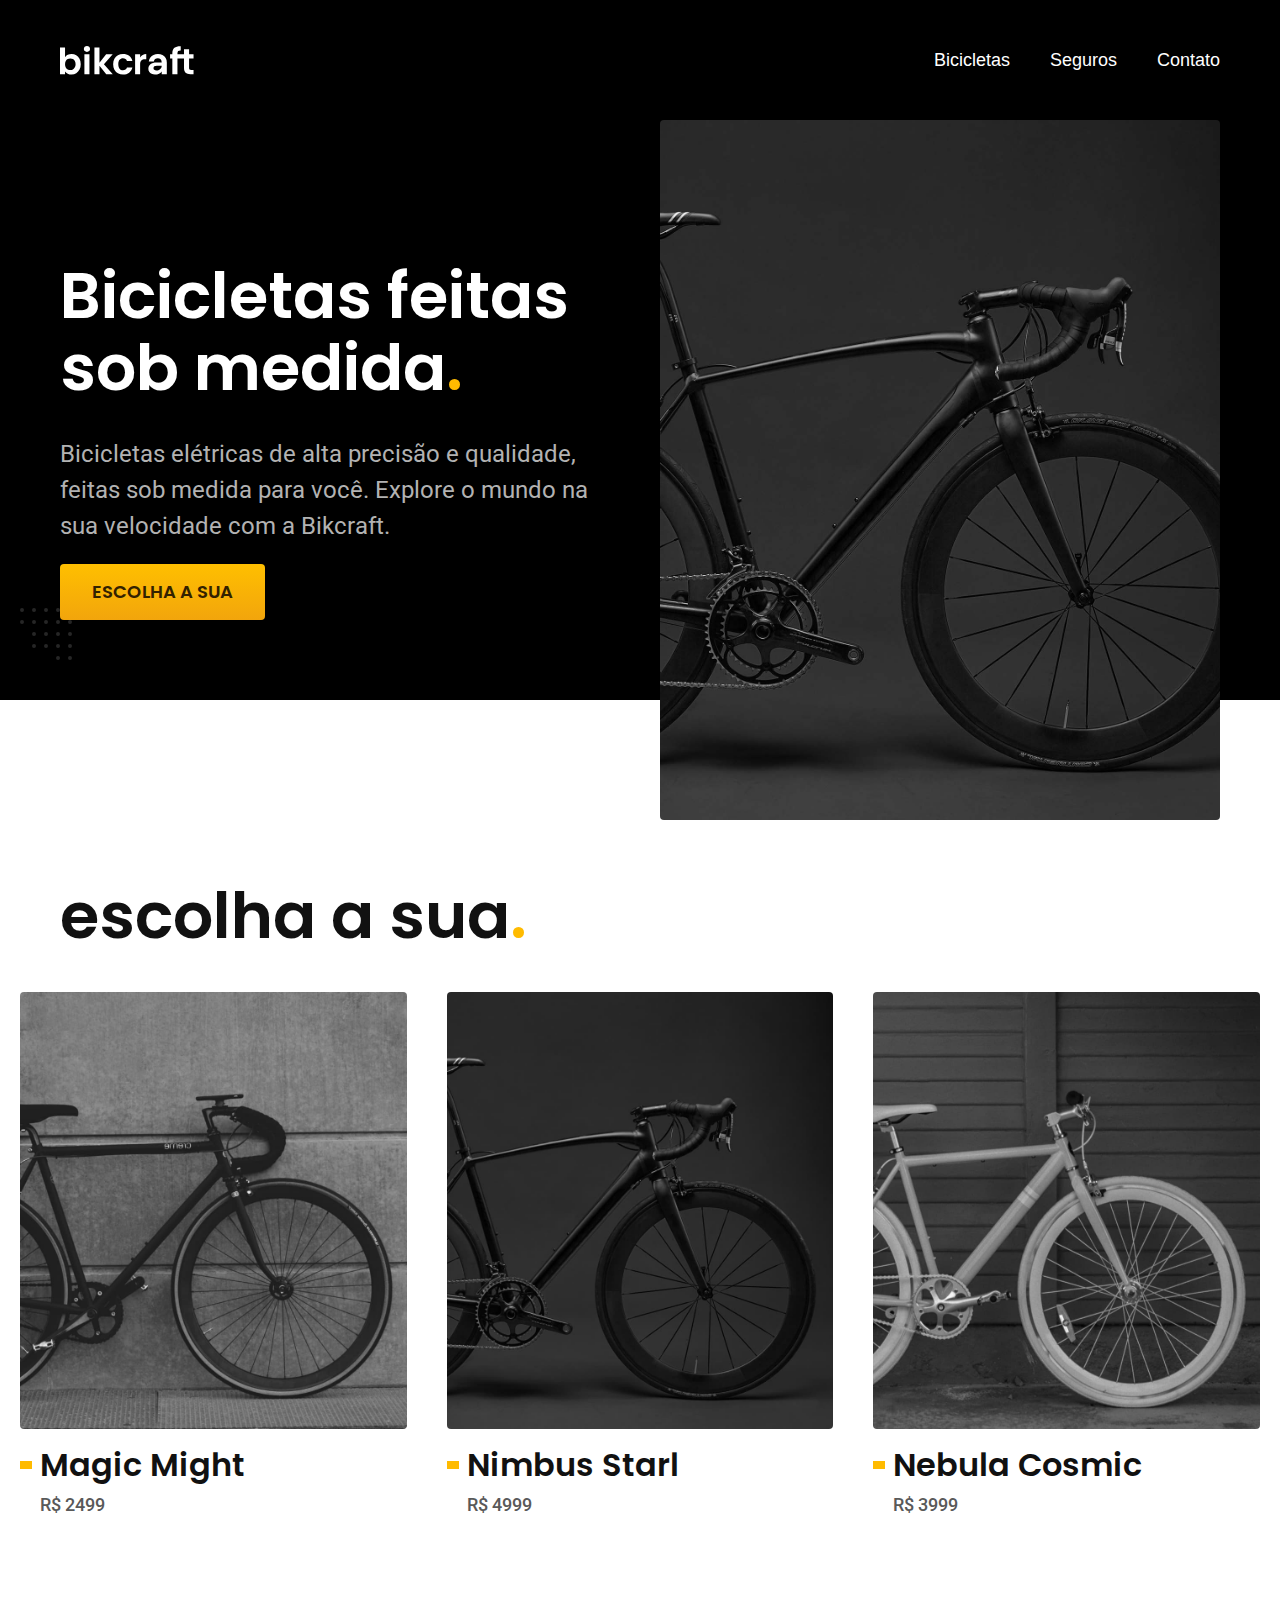
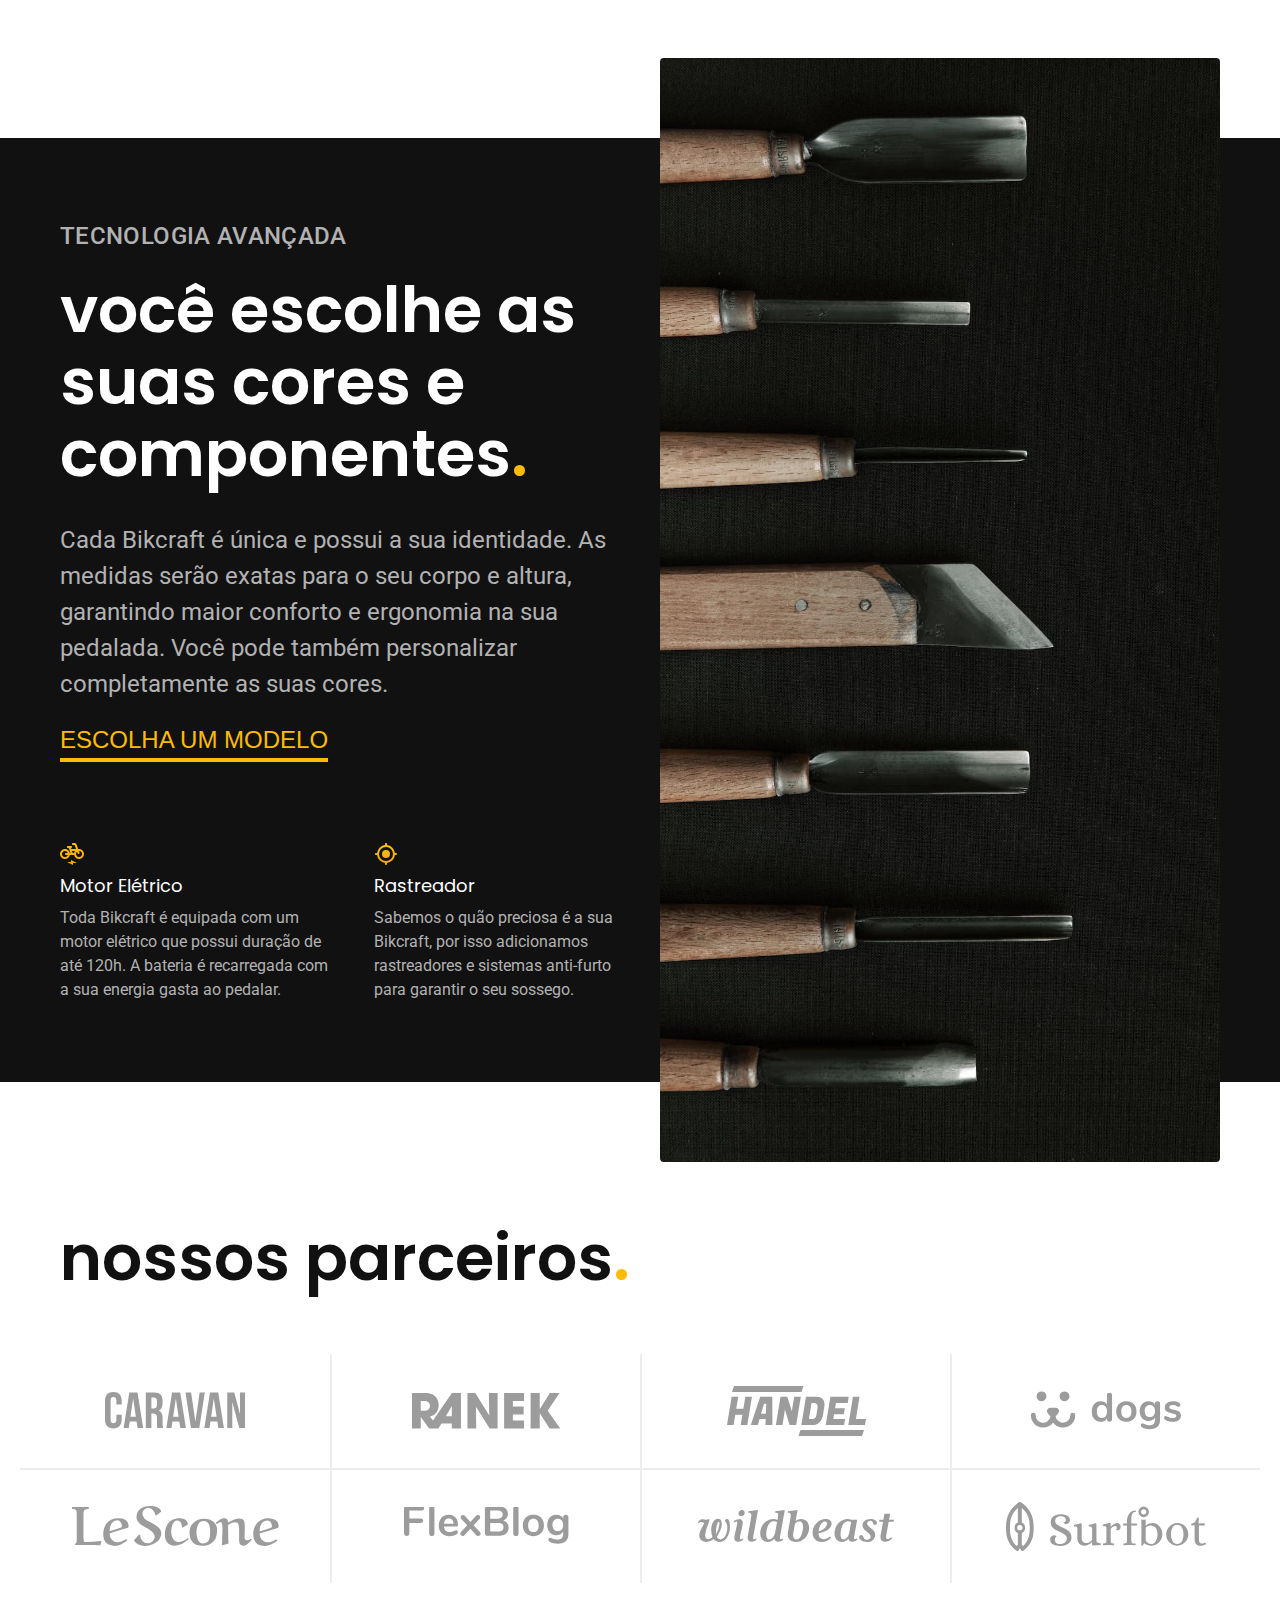
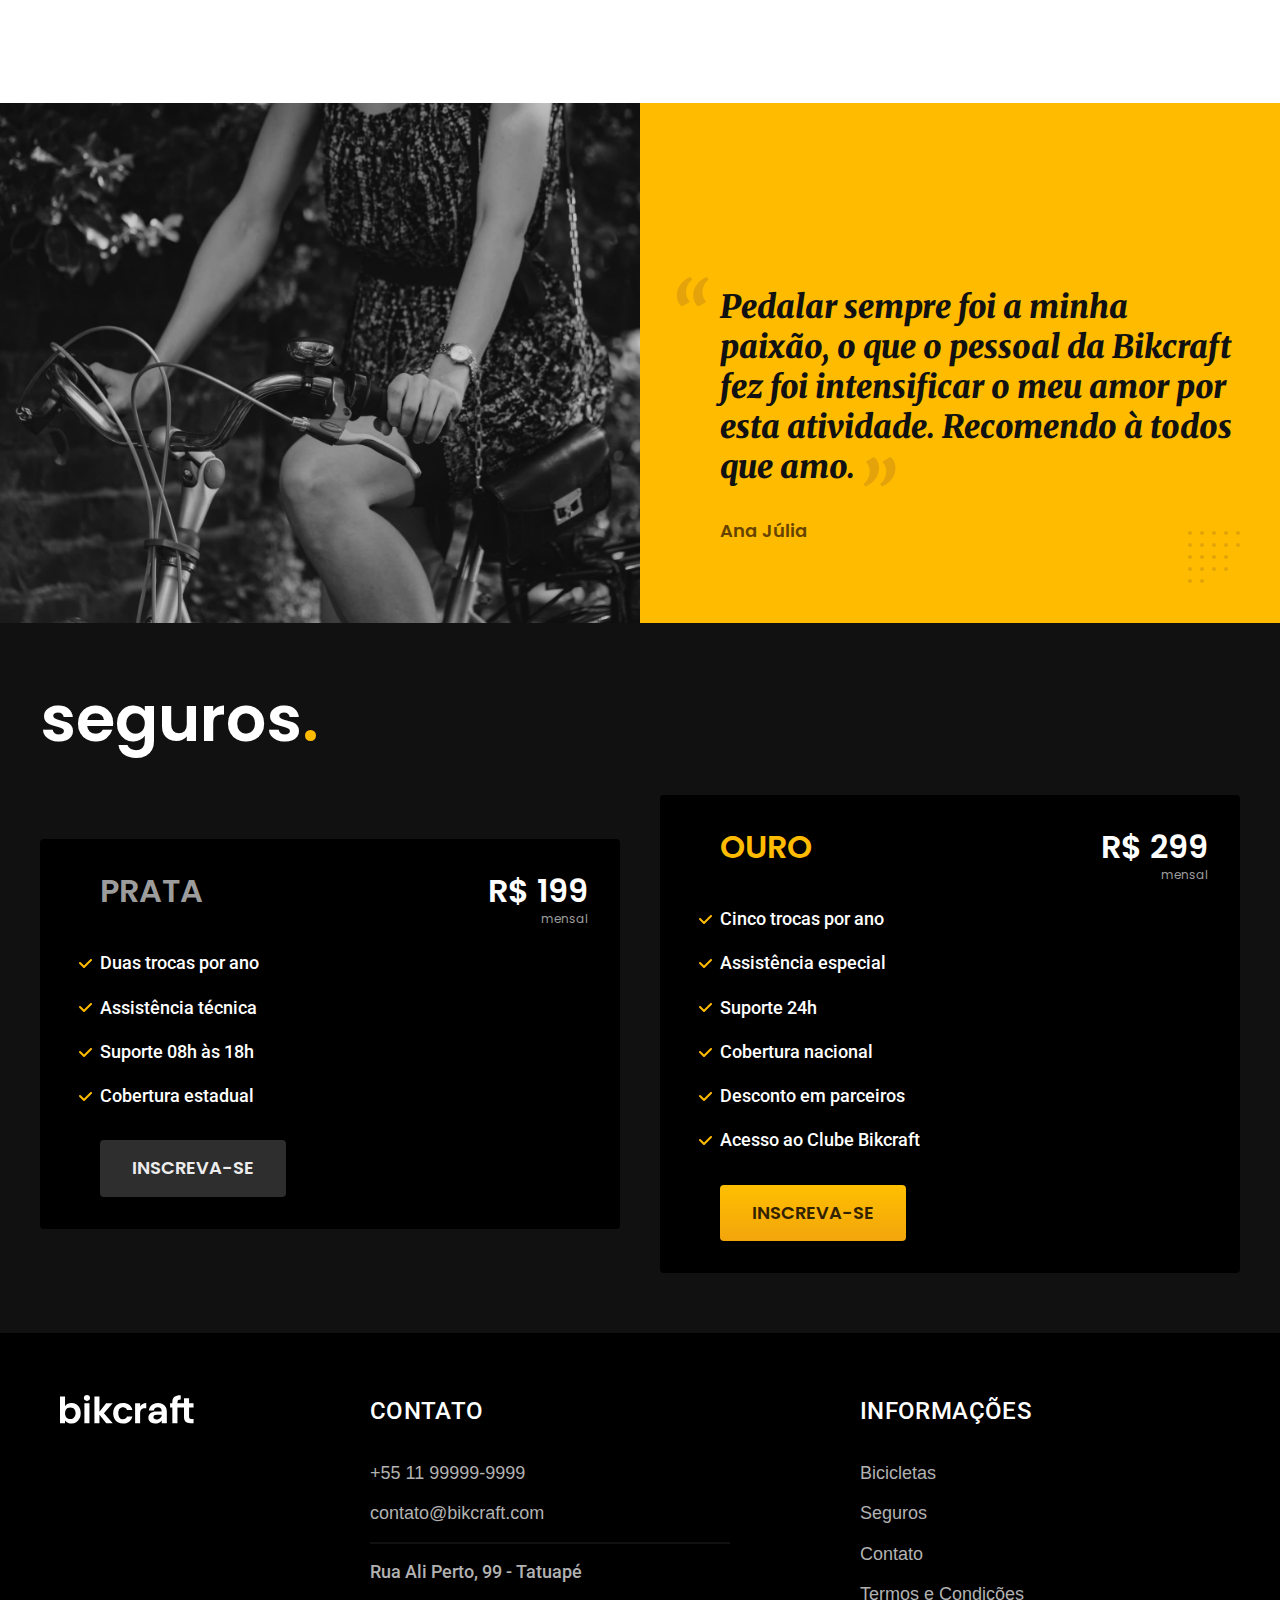
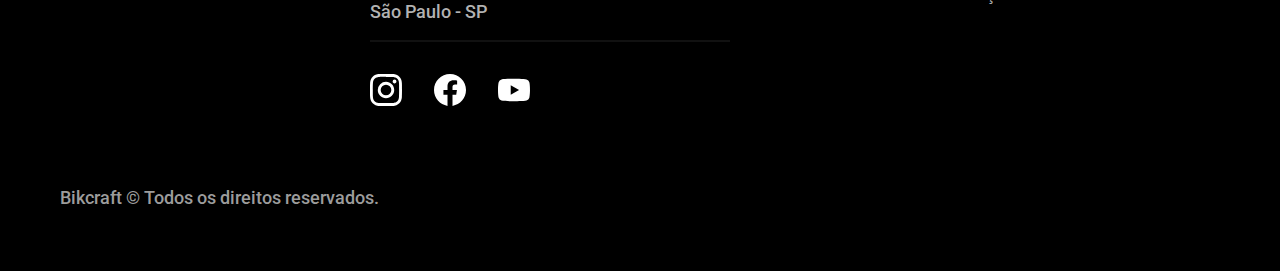
<file: index.html>
<!DOCTYPE html>
<html lang="pt-br">
<head>
    <meta charset="UTF-8">
    <meta http-equiv="X-UA-Compatible" content="IE=edge">
    <meta name="viewport" content="width=device-width, initial-scale=1.0">
    <meta name="description" content="Bicicletas elétricas de alta precisão e qualidade, feitas sob medida para você. Explore o mundo na sua velocidade com a Bikcraft.">
    <title>Bikcraft - Bicicletas Elétricas</title>

    <link rel="icon" href="./favicon.svg" type="image/svg+xml">
    <link rel="preload" href="./assets/css/style.css" as="style">
    <link rel="stylesheet" href="./assets/css/style.css">

    <script>document.documentElement.classList.add('js');</script>
</head>
<body>
    <header class="header-bg">
        <div class="header container">
            <a href="./"><img src="./assets/img/bikcraft.svg" width="136" height="32" alt="Logo."></a>
            <nav aria-label="primária">
                <ul class="header--menu font-1-m color-0">
                    <li><a href="./bikes.html">Bicicletas</a></li>
                    <li><a href="./secures.html">Seguros</a></li>
                    <li><a href="./contact.html">Contato</a></li>
                </ul>
            </nav>
        </div>
    </header>

    <main class="intro-bg">
        <div class="intro container">
            <div class="intro--content">
                <h1 class="font-1-xxl color-0 fadeInDown" data-anime="200">Bicicletas feitas sob medida<span class="color-p1">.</span></h1>
                <p class="font-2-l color-5 fadeInDown" data-anime="400">Bicicletas elétricas de alta precisão e qualidade, feitas sob medida para você. Explore o mundo na sua velocidade com a Bikcraft.</p>
                <a href="./bikes.html" class="btn fadeInDown" data-anime="600">Escolha a sua</a>
            </div>
            <picture class="intro-img fadeInDown" data-anime="800">
                <source media="(max-width: 800px)" src="./assets/img/bicicletas/nimbus.jpg" type="">
                <img src="./assets/img/fotos/introducao.jpg" width="1280" height="1600" alt="Bicicleta elétrica preta.">
            </picture>
        </div>
    </main>

    <article class="bikes-list">
        <h2 class="container font-1-xxl">escolha a sua<span class="color-p1">.</span></h2>
        <ul class="bikes-list--items">
            <li>
                <a href="./bikes/magic.html">
                    <img src="./assets/img/bicicletas/magic-home.jpg" width="920" height="1040" alt="Bicicleta Magic">
                    <h3 class="font-1-xl">Magic Might</h3>
                    <span class="font-2-m color-8">R$ 2499</span>
                </a>
            </li>
            <li>
                <a href="./bikes/magic.html">
                    <img src="./assets/img/bicicletas/nimbus-home.jpg" width="920" height="1040" alt="Bicicleta Nimbus">
                    <h3 class="font-1-xl">Nimbus Starl</h3>
                    <span class="font-2-m color-8">R$ 4999</span>
                </a>
            </li>
            <li>
                <a href="./bikes/magic.html">
                    <img src="./assets/img/bicicletas/nebula-home.jpg" width="920" height="1040" alt="Bicicleta Nebula">
                    <h3 class="font-1-xl">Nebula Cosmic</h3>
                    <span class="font-2-m color-8">R$ 3999</span>
                </a>
            </li>
        </ul>
    </article>

    <article class="tecnology-bg">
        <div class="tecnology container">
            <div class="tecnology-content">
                <span class="font-2-l-b color-5">Tecnologia Avançada</span>
                <h2 class="font-1-xxl color-0">você escolhe as suas cores e componentes<span class="color-p1">.</span></h2>
                <p class="font-2-l color-5">Cada Bikcraft é única e possui a sua identidade. As medidas serão exatas para o seu corpo e altura, garantindo maior conforto e ergonomia na sua pedalada. Você pode também personalizar completamente as suas cores.</p>
                <a class="link" href="./bikes.html">Escolha um modelo</a>
                <div class="tecnology-benefits">
                    <div>
                        <img src="./assets/img/icones/eletrica.svg" width="24" height="24" alt="">
                        <h3 class="font-1-m color-0">Motor Elétrico</h3>
                        <p class="font-2-s color-5">Toda Bikcraft é equipada com um motor elétrico que possui duração de até 120h. A bateria é recarregada com a sua energia gasta ao pedalar.</p>
                    </div>
                    <div>
                        <img src="./assets/img/icones/rastreador.svg" width="24" height="24" alt="">
                        <h3 class="font-1-m color-0">Rastreador</h3>
                        <p class="font-2-s color-5">Sabemos o quão preciosa é a sua Bikcraft, por isso adicionamos rastreadores e sistemas anti-furto para garantir o seu sossego.</p>
                    </div>
                </div>
            </div>
            <div class="tecnology-img">
                <img src="./assets/img/fotos/tecnologia.jpg" width="1200" height="1920" alt="">
            </div>
        </div>
    </article>

    <section class="partners" aria-label="Nossos parceiros">
        <h2 class="container font-1-xxl">nossos parceiros<span class="color-p1">.</span></h2>

        <ul>
            <li><img src="./assets/img/parceiros/caravan.svg" width="140" height="38" alt="Caravan"></li>
            <li><img src="./assets/img/parceiros/ranek.svg" width="149" height="36" alt="Ranek"></li>
            <li><img src="./assets/img/parceiros/handel.svg" width="139" height="50" alt="Handel"></li>
            <li><img src="./assets/img/parceiros/dogs.svg" width="152" height="39" alt="Dogs"></li>
            <li><img src="./assets/img/parceiros/lescone.svg" width="208" height="41" alt="Lescone"></li>
            <li><img src="./assets/img/parceiros/flexblog.svg" width="165" height="38" alt="Flexblog"></li>
            <li><img src="./assets/img/parceiros/wildbeast.svg" width="196" height="34" alt="Wildbeast"></li>
            <li><img src="./assets/img/parceiros/surfbot.svg" width="200" height="49" alt="Surfbot"></li>
        </ul>
    </section>

    <section class="testimony" aria-label="Depoimento">
        <div>
            <img src="./assets/img/fotos/depoimento.jpg" width="1560" height="1360" alt="Pessoa pedalando uma bicicleta Bikcraft">
        </div>
        <div class="testimony-content">
            <blockquote class="font-1-xl color-p5">
                <p>Pedalar sempre foi a minha paixão, o que o pessoal da Bikcraft fez foi intensificar o meu amor por esta atividade. Recomendo à todos que amo.</p>
            </blockquote>
            <span class="font-1-m-b color-p4">Ana Júlia</span>
        </div>
    </section>

    <article class="secures-bg">
        <div class="secures container">
            <h2 class="font-1-xxl color-0">seguros<span class="color-p1">.</span></h2>

            <div class="secures--item">
                <h3 class="font-1-xl color-6">PRATA</h3>
                <span class="font-1-xl color-0">R$ 199 <span class="font-1-xs color-6">mensal</span></span>
                <ul class="font-2-m color-0">
                    <li>Duas trocas por ano</li>
                    <li>Assistência técnica</li>
                    <li>Suporte 08h às 18h</li>
                    <li>Cobertura estadual</li>
                </ul>
                <a class="btn secondary" href="./budget.html?type=secure&product=silver">Inscreva-se</a>
            </div>

            <div class="secures--item">
                <h3 class="font-1-xl color-p1">OURO</h3>
                <span class="font-1-xl color-0">R$ 299 <span class="font-1-xs color-6">mensal</span></span>
                <ul class="font-2-m color-0">
                    <li>Cinco trocas por ano</li>
                    <li>Assistência especial</li>
                    <li>Suporte 24h</li>
                    <li>Cobertura nacional</li>
                    <li>Desconto em parceiros</li>
                    <li>Acesso ao Clube Bikcraft</li>
                </ul>
                <a class="btn" href="./budget.html?type=secure&product=gold">Inscreva-se</a>
            </div>
        </div>
    </article>

    <footer class="footer-bg">
        <div class="footer container">
            <img src="./assets/img/bikcraft.svg" width="136" height="32" alt="">
            <div class="footer--contact">
                <h3 class="font-2-l-b color-0">Contato</h3>
                <ul class="font-2-m color-5">
                    <li><a href="tel:+5511999999999">+55 11 99999-9999</a></li>
                    <li><a href="mailto:contato@bikcraft.com">contato@bikcraft.com</a></li>
                    <li>Rua Ali Perto, 99 - Tatuapé</li>
                    <li>São Paulo - SP</li>
                </ul>
                <div class="footer--midias">
                    <a href="#"><img src="./assets/img/redes/instagram.svg" width="32" height="32" alt="Instagram"></a>
                    <a href="#"><img src="./assets/img/redes/facebook.svg" width="32" height="32" alt="Facebook"></a>
                    <a href="#"><img src="./assets/img/redes/youtube.svg" width="32" height="32" alt="YouTube"></a>
                </div>
            </div>
            <div class="footer-infos">
                <h3 class="font-2-l-b color-0">Informações</h3>
                <nav>
                    <ul class="font-1-m color-5">
                        <li><a href="./bikes.html">Bicicletas</a></li>
                        <li><a href="./secures.html">Seguros</a></li>
                        <li><a href="./contact.html">Contato</a></li>
                        <li><a href="./terms.html">Termos e Condições</a></li>
                        </ul>
                </nav>
            </div>
            <p class="footer--copy font-2-m color-6">Bikcraft © Todos os direitos reservados.</p>
        </div>
    </footer>

    <script src="./assets/js/plugins/simple-anime.js"></script>
    <script src="./assets/js/script.js"></script>
</body>
</html>
</file>
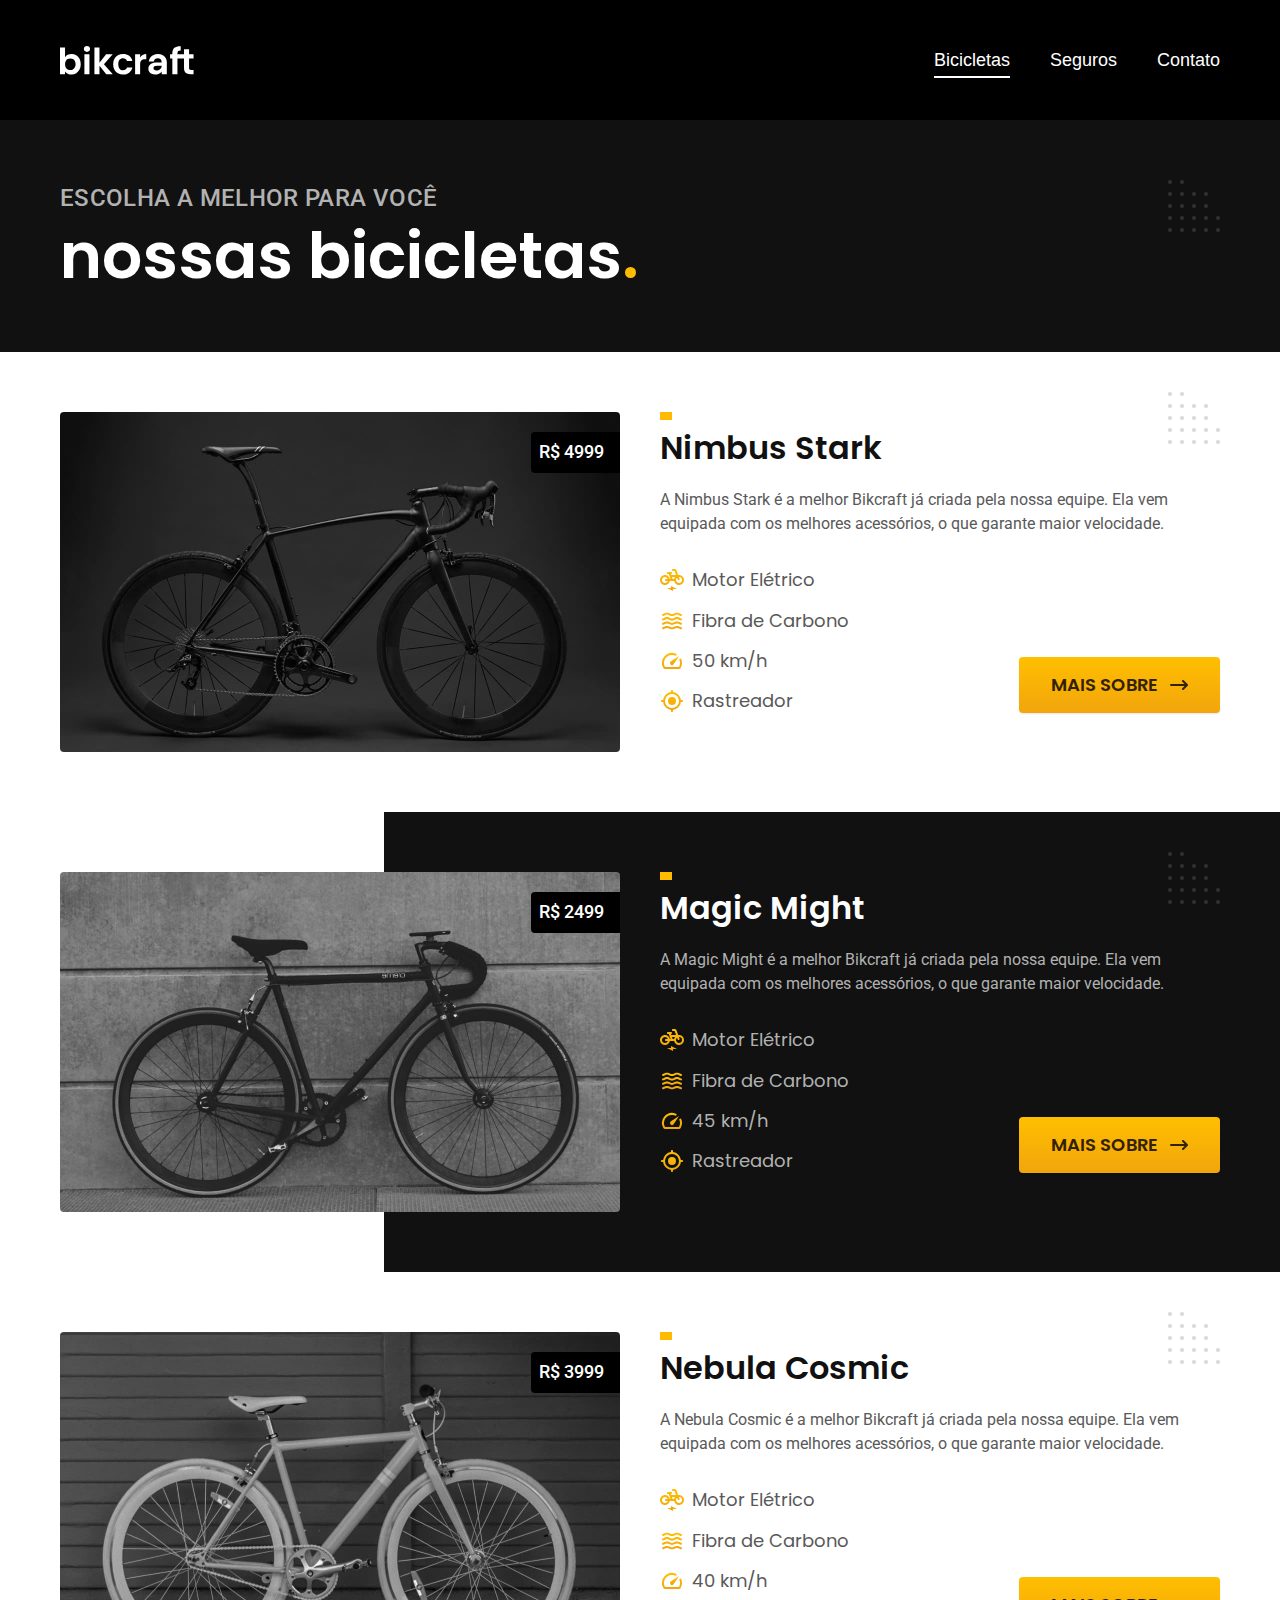
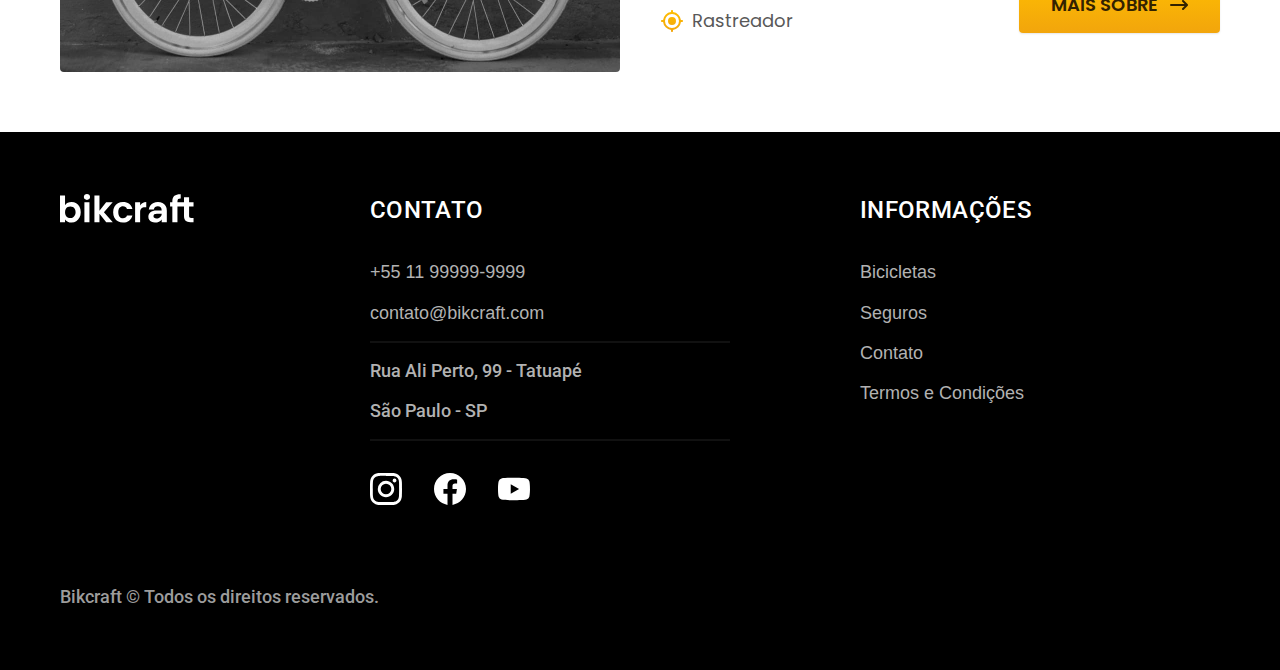
<file: bikes.html>
<!DOCTYPE html>
<html lang="pt-br">
<head>
    <meta charset="UTF-8">
    <meta http-equiv="X-UA-Compatible" content="IE=edge">
    <meta name="viewport" content="width=device-width, initial-scale=1.0">
    <meta name="description" content="Termos e condições.">
    <title>Bicicletas | Bikcraft</title>

    <link rel="icon" href="./favicon.svg" type="image/svg+xml">
    <link rel="preload" href="./assets/css/style.css" as="style">
    <link rel="stylesheet" href="./assets/css/style.css">

    <script>document.documentElement.classList.add('js');</script>
</head>
<body id="bikes">
    <header class="header-bg">
        <div class="header container">
            <a href="./"><img src="./assets/img/bikcraft.svg" alt="Logo."></a>
            <nav aria-label="primária">
                <ul class="header--menu font-1-m color-0">
                    <li><a href="./bikes.html">Bicicletas</a></li>
                    <li><a href="./secures.html">Seguros</a></li>
                    <li><a href="./contact.html">Contato</a></li>
                </ul>
            </nav>
        </div>
    </header>

    <main>
        <div class="title-bg">
            <div class="title container">
                <p class="font-2-l-b color-5">Escolha a melhor para você</p>
                <h1 class="font-1-xxl color-0">nossas bicicletas<span class="color-p1">.</span></h1>
            </div>
        </div>

        <div class="bikes container">
            <div class="bikes--img">
                <img src="assets/img/bicicletas/nimbus.jpg" alt="Bicicleta modelo Nimbus">
                <span class="font-2-m color-0">R$ 4999</span>
            </div>
            <div class="bikes--content">
                <h2 class="font-1-xl">Nimbus Stark</h2>
                <p class="font-2-s color-8">A Nimbus Stark é a melhor Bikcraft já criada pela nossa equipe. Ela vem equipada com os melhores acessórios, o que garante maior velocidade.</p>
                <ul class="font-1-m color-8">
                    <li>
                        <img src="assets/img/icones/eletrica.svg" alt="">
                        Motor Elétrico
                    </li>
                    <li>
                        <img src="assets/img/icones/carbono.svg" alt="">
                        Fibra de Carbono
                    </li>
                    <li>
                        <img src="assets/img/icones/velocidade.svg" alt="">
                        50 km/h
                    </li>
                    <li>
                        <img src="assets/img/icones/rastreador.svg" alt="">
                        Rastreador
                    </li>
                </ul>
                <a class="btn arrow" href="./bikes/nimbus.html">Mais sobre</a>
            </div>
        </div>

        <div class="bikes-bg">
            <div class="bikes container">
                <div class="bikes--img">
                    <img src="assets/img/bicicletas/magic.jpg" alt="Bicicleta modelo Magic">
                    <span class="font-2-m color-0">R$ 2499</span>
                </div>
                <div class="bikes--content">
                    <h2 class="font-1-xl color-0">Magic Might</h2>
                    <p class="font-2-s color-5">A Magic Might é a melhor Bikcraft já criada pela nossa equipe. Ela vem equipada com os melhores acessórios, o que garante maior velocidade.</p>
                    <ul class="font-1-m color-5">
                        <li>
                            <img src="assets/img/icones/eletrica.svg" alt="">
                            Motor Elétrico
                        </li>
                        <li>
                            <img src="assets/img/icones/carbono.svg" alt="">
                            Fibra de Carbono
                        </li>
                        <li>
                            <img src="assets/img/icones/velocidade.svg" alt="">
                            45 km/h
                        </li>
                        <li>
                            <img src="assets/img/icones/rastreador.svg" alt="">
                            Rastreador
                        </li>
                    </ul>
                    <a class="btn arrow" href="./bikes/magic.html">Mais sobre</a>
                </div>
            </div>
        </div>

        <div class="bikes container">
            <div class="bikes--img">
                <img src="assets/img/bicicletas/nebula.jpg" alt="Bicicleta modelo Nebula">
                <span class="font-2-m color-0">R$ 3999</span>
            </div>
            <div class="bikes--content">
                <h2 class="font-1-xl">Nebula Cosmic</h2>
                <p class="font-2-s color-8">A Nebula Cosmic é a melhor Bikcraft já criada pela nossa equipe. Ela vem equipada com os melhores acessórios, o que garante maior velocidade.</p>
                <ul class="font-1-m color-8">
                    <li>
                        <img src="assets/img/icones/eletrica.svg" alt="">
                        Motor Elétrico
                    </li>
                    <li>
                        <img src="assets/img/icones/carbono.svg" alt="">
                        Fibra de Carbono
                    </li>
                    <li>
                        <img src="assets/img/icones/velocidade.svg" alt="">
                        40 km/h
                    </li>
                    <li>
                        <img src="assets/img/icones/rastreador.svg" alt="">
                        Rastreador
                    </li>
                </ul>
                <a class="btn arrow" href="./bikes/nebula.html">Mais sobre</a>
            </div>
        </div>
    </main>

    <footer class="footer-bg">
        <div class="footer container">
            <img src="assets/img/bikcraft.svg" alt="">
            <div class="footer--contact">
                <h3 class="font-2-l-b color-0">Contato</h3>
                <ul class="font-2-m color-5">
                    <li><a href="tel:+5511999999999">+55 11 99999-9999</a></li>
                    <li><a href="mailto:contato@bikcraft.com">contato@bikcraft.com</a></li>
                    <li>Rua Ali Perto, 99 - Tatuapé</li>
                    <li>São Paulo - SP</li>
                </ul>
                <div class="footer--midias">
                    <a href="#"><img src="assets/img/redes/instagram.svg" alt="Instagram"></a>
                    <a href="#"><img src="assets/img/redes/facebook.svg" alt="Facebook"></a>
                    <a href="#"><img src="assets/img/redes/youtube.svg" alt="YouTube"></a>
                </div>
            </div>
            <div class="footer-infos">
                <h3 class="font-2-l-b color-0">Informações</h3>
                <nav>
                    <ul class="font-1-m color-5">
                        <li><a href="./bikes.html">Bicicletas</a></li>
                        <li><a href="./secures.html">Seguros</a></li>
                        <li><a href="./contact.html">Contato</a></li>
                        <li><a href="./terms.html">Termos e Condições</a></li>
                        </ul>
                </nav>
            </div>
            <p class="footer--copy font-2-m color-6">Bikcraft © Todos os direitos reservados.</p>
        </div>
    </footer>
    <script src="./assets/js/script.js"></script>
</body>
</html>
</file>
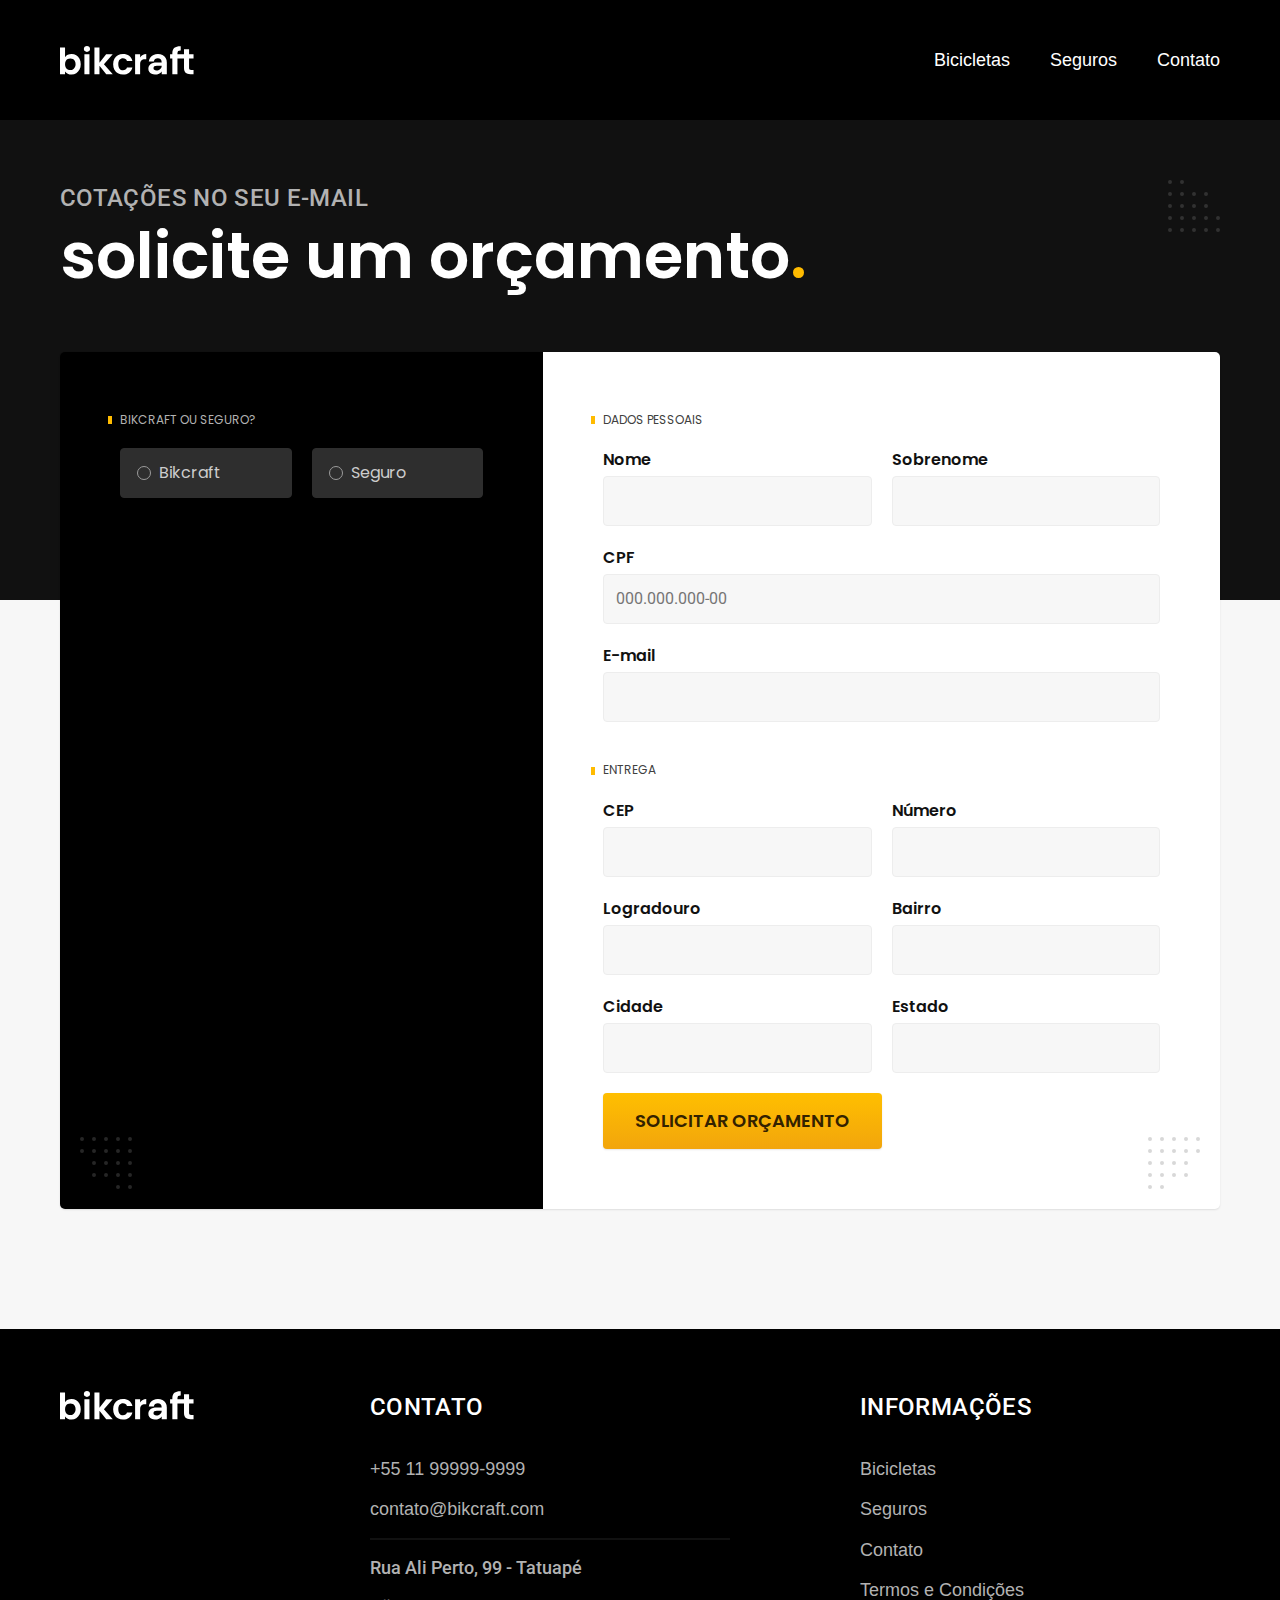
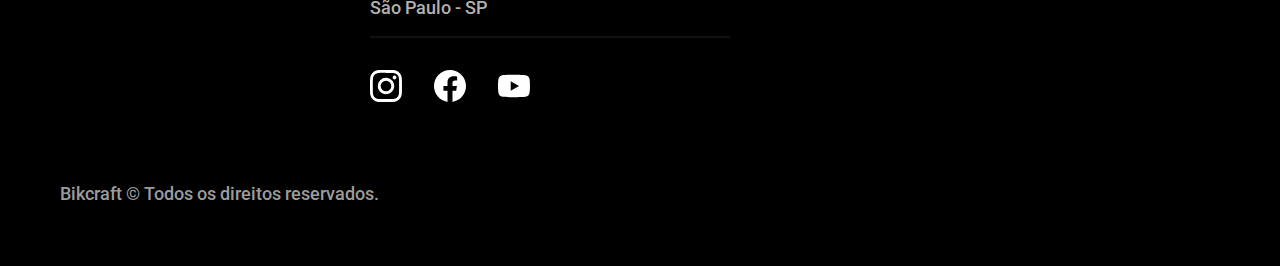
<file: budget.html>
<!DOCTYPE html>
<html lang="pt-br">
<head>
    <meta charset="UTF-8">
    <meta http-equiv="X-UA-Compatible" content="IE=edge">
    <meta name="viewport" content="width=device-width, initial-scale=1.0">
    <meta name="description" content="Termos e condições.">
    <title>Orçamento | Bikcraft</title>

    <link rel="icon" href="./favicon.svg" type="image/svg+xml">
    <link rel="preload" href="./assets/css/style.css" as="style">
    <link rel="stylesheet" href="./assets/css/style.css">

    <script>document.documentElement.classList.add('js');</script>
</head>
<body id="budget">
    <header class="header-bg">
        <div class="header container">
            <a href="./"><img src="./assets/img/bikcraft.svg" alt="Logo."></a>
            <nav aria-label="primária">
                <ul class="header--menu font-1-m color-0">
                    <li><a href="./bikes.html">Bicicletas</a></li>
                    <li><a href="./secures.html">Seguros</a></li>
                    <li><a href="./contact.html">Contato</a></li>
                </ul>
            </nav>
        </div>
    </header>

    <main>
        <div class="title-bg">
            <div class="title container">
                <p class="font-2-l-b color-5">Cotações no seu e-mail</p>
                <h1 class="font-1-xxl color-0">solicite um orçamento<span class="color-p1">.</span></h1>
            </div>
        </div>

        <form action="./enviar.php" method="post" class="budget container">
            <div class="budget-product">
                <h2 class="font-1-xs color-5">Bikcraft ou Seguro?</h2>

                <input type="radio" name="type" id="bikcraft" value="bikcraft">
                <label for="bikcraft">Bikcraft</label>
                
                <input type="radio" name="type" id="secure" value="secure">
                <label for="secure">Seguro</label>

                <div class="budget--content" id="budget--bikcraft">
                    <h2 class="font-1-xs color-5">Escolha a sua</h2>

                    <input type="radio" name="product" id="nimbus" value="nimbus">
                    <label for="nimbus">Nimbus Stark <span>R$ 4999</span></label>
                    <div class="budget--details">
                        <ul class="font-1-xs color-8">
                            <li><img src="./assets/img/icones/eletrica.svg" alt=""> Motor Elétrico</li>
                            <li><img src="./assets/img/icones/carbono.svg" alt=""> Fibra de Carbono</li>
                            <li><img src="./assets/img/icones/velocidade.svg" alt=""> 50 km/h</li>
                            <li><img src="./assets/img/icones/rastreador.svg" alt="">Rastreador</li>
                        </ul>
                        <img src="./assets/img/bicicletas/nimbus.jpg" alt="Foto da Bicicleta modelo Nimbus">
                    </div>

                    <input type="radio" name="product" id="magic" value="magic">
                    <label for="magic">Magic Might <span>R$ 2499</span></label>
                    <div class="budget--details">
                        <ul class="font-1-xs color-8">
                            <li><img src="./assets/img/icones/eletrica.svg" alt=""> Motor Elétrico</li>
                            <li><img src="./assets/img/icones/carbono.svg" alt=""> Fibra de Carbono</li>
                            <li><img src="./assets/img/icones/velocidade.svg" alt=""> 45 km/h</li>
                            <li><img src="./assets/img/icones/rastreador.svg" alt="">Rastreador</li>
                        </ul>
                        <img src="./assets/img/bicicletas/magic.jpg" alt="Foto da Bicicleta modelo Magic">
                    </div>

                    <input type="radio" name="product" id="nebula" value="nebula">
                    <label for="nebula">Nebula Cosmic <span>R$ 3999</span></label>
                    <div class="budget--details">
                        <ul class="font-1-xs color-8">
                            <li><img src="./assets/img/icones/eletrica.svg" alt=""> Motor Elétrico</li>
                            <li><img src="./assets/img/icones/carbono.svg" alt=""> Fibra de Carbono</li>
                            <li><img src="./assets/img/icones/velocidade.svg" alt=""> 40 km/h</li>
                            <li><img src="./assets/img/icones/rastreador.svg" alt="">Rastreador</li>
                        </ul>
                        <img src="./assets/img/bicicletas/nebula.jpg" alt="Foto da Bicicleta modelo Nebula">
                    </div>
                </div>
                
                <div class="budget--content" id="budget--secure">
                    <h2 class="font-1-xs color-5">Escolha o plano</h2>

                    <input type="radio" name="product" id="silver" value="silver">
                    <label for="silver">Prata <span>R$ 199</span></label>

                    <input type="radio" name="product" id="gold" value="gold">
                    <label for="gold">Ouro <span>R$ 299</span></label>
                </div>
            </div>

            <div class="budget-datas form">
                <h2 class="font-1-xs color-9 col-2">dados pessoais</h2>
                <div>
                    <label for="name">Nome</label>
                    <input type="text" name="name" id="name">
                </div>
                <div>
                    <label for="lastname">Sobrenome</label>
                    <input type="text" name="lastname" id="lastname">
                </div>
                <div class="col-2">
                    <label for="cpf">CPF</label>
                    <input type="text" name="cpf" id="cpf" placeholder="000.000.000-00">
                </div>
                <div class="col-2">
                    <label for="email">E-mail</label>
                    <input type="email" name="email" id="email">
                </div>

                <h2 class="font-1-xs color-9 col-2">entrega</h2>
                <div>
                    <label for="cep">CEP</label>
                    <input type="text" name="cep" id="cep">
                </div>
                <div>
                    <label for="number">Número</label>
                    <input type="text" name="number" id="number">
                </div>
                <div>
                    <label for="public-place">Logradouro</label>
                    <input type="text" name="public-place" id="public-place">
                </div>
                <div>
                    <label for="village">Bairro</label>
                    <input type="text" name="village" id="village">
                </div>
                <div>
                    <label for="city">Cidade</label>
                    <input type="text" name="city" id="city">
                </div>
                <div>
                    <label for="state">Estado</label>
                    <input type="text" name="state" id="state">
                </div>
                <button class="btn col-2">Solicitar Orçamento</button>
            </div>
        </form>
    </main>

    <footer class="footer-bg">
        <div class="footer container">
            <img src="assets/img/bikcraft.svg" alt="">
            <div class="footer--contact">
                <h3 class="font-2-l-b color-0">Contato</h3>
                <ul class="font-2-m color-5">
                    <li><a href="tel:+5511999999999">+55 11 99999-9999</a></li>
                    <li><a href="mailto:contato@bikcraft.com">contato@bikcraft.com</a></li>
                    <li>Rua Ali Perto, 99 - Tatuapé</li>
                    <li>São Paulo - SP</li>
                </ul>
                <div class="footer--midias">
                    <a href="#"><img src="assets/img/redes/instagram.svg" alt="Instagram"></a>
                    <a href="#"><img src="assets/img/redes/facebook.svg" alt="Facebook"></a>
                    <a href="#"><img src="assets/img/redes/youtube.svg" alt="YouTube"></a>
                </div>
            </div>
            <div class="footer-infos">
                <h3 class="font-2-l-b color-0">Informações</h3>
                <nav>
                    <ul class="font-1-m color-5">
                        <li><a href="./bikes.html">Bicicletas</a></li>
                        <li><a href="./secures.html">Seguros</a></li>
                        <li><a href="./contact.html">Contato</a></li>
                        <li><a href="./terms.html">Termos e Condições</a></li>
                        </ul>
                </nav>
            </div>
            <p class="footer--copy font-2-m color-6">Bikcraft © Todos os direitos reservados.</p>
        </div>
    </footer>
    <script src="./assets/js/form.js"></script>
    <script src="./assets/js/script.js"></script>
</body>
</html>
</file>
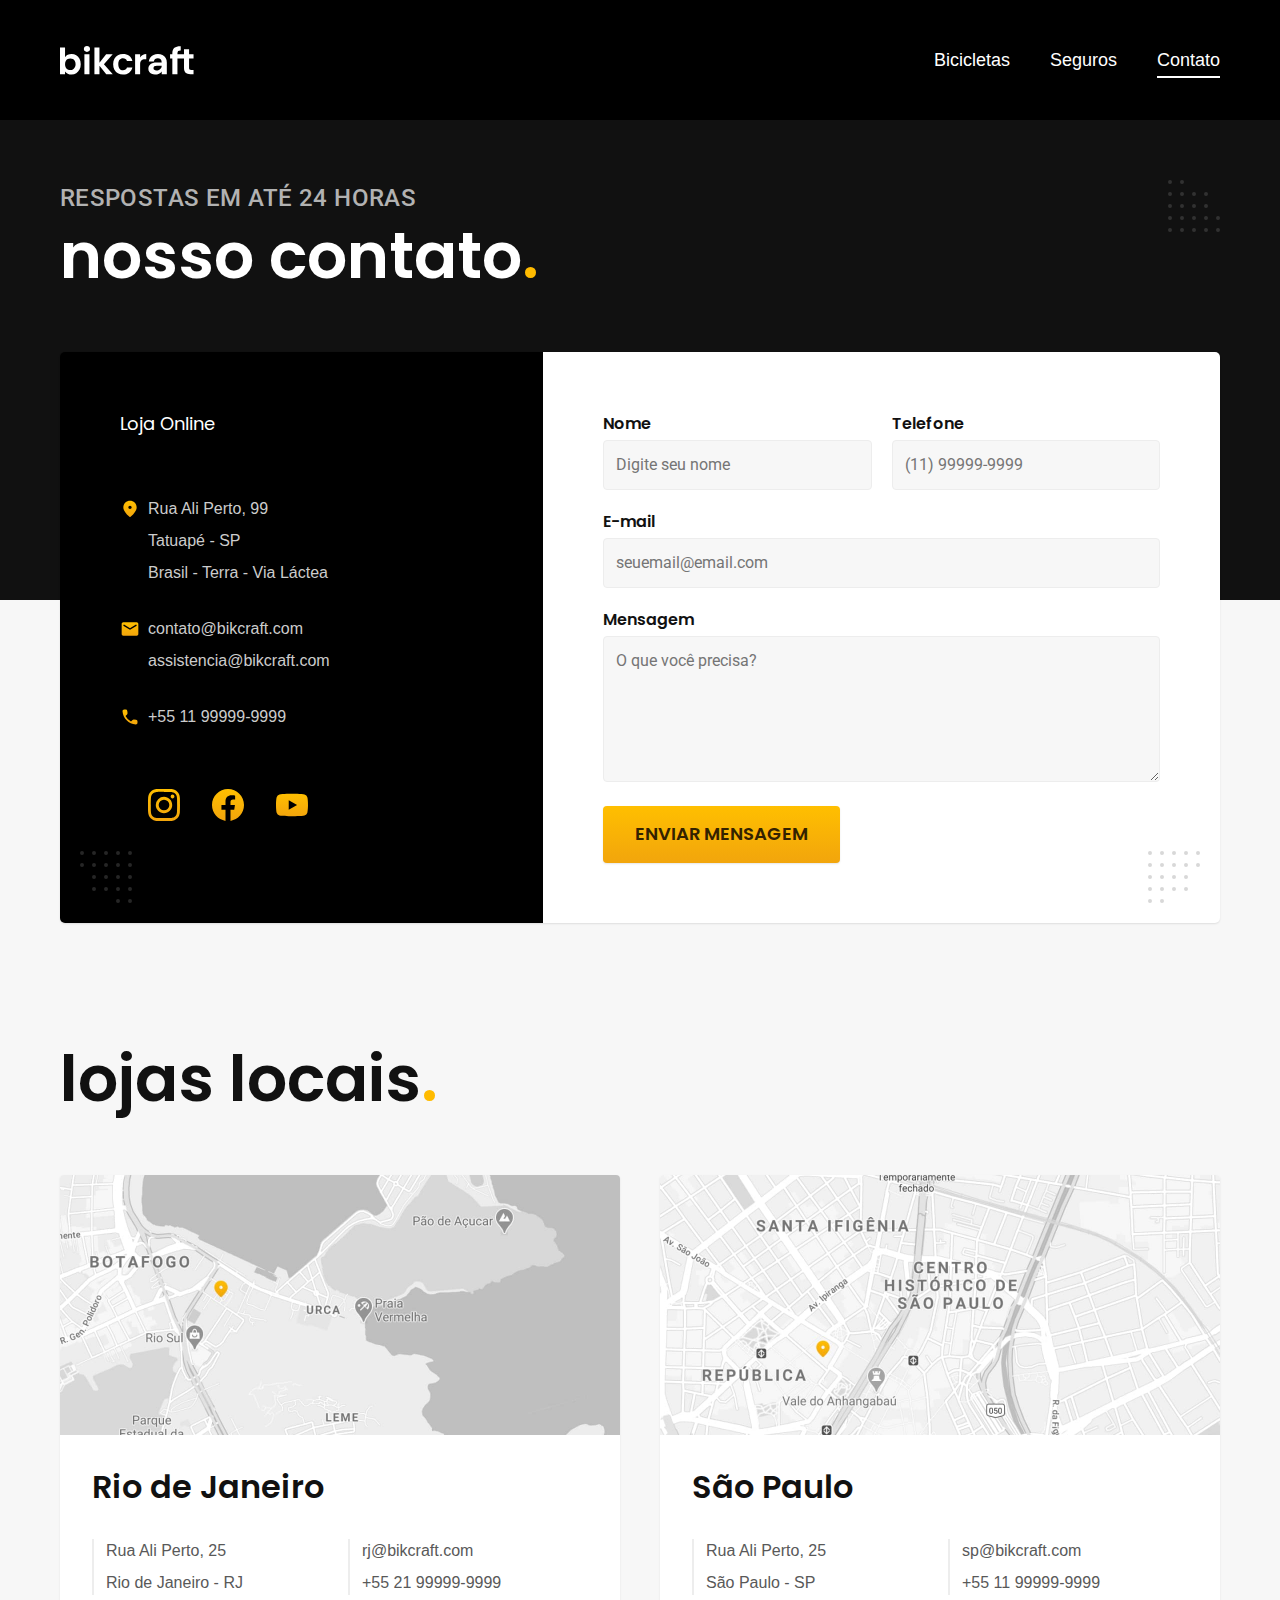
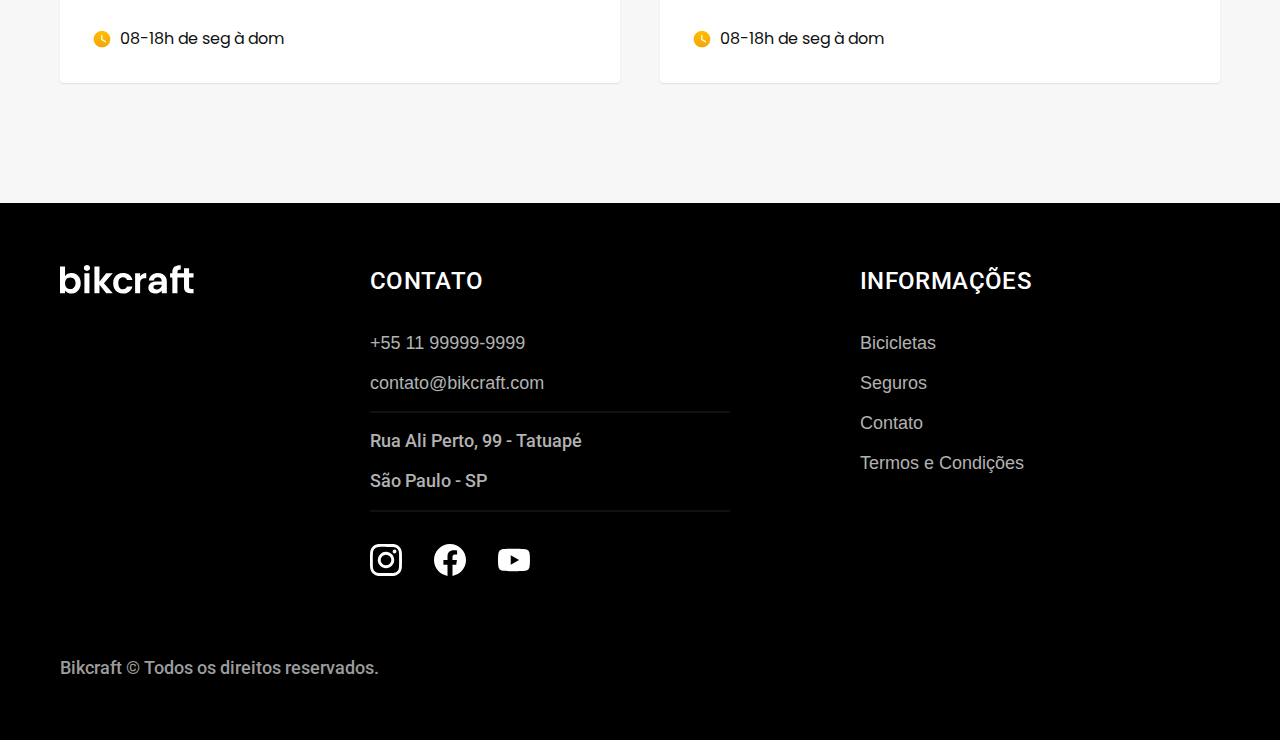
<file: contact.html>
<!DOCTYPE html>
<html lang="pt-br">
<head>
    <meta charset="UTF-8">
    <meta http-equiv="X-UA-Compatible" content="IE=edge">
    <meta name="viewport" content="width=device-width, initial-scale=1.0">
    <meta name="description" content="Termos e condições.">
    <title>Contato | Bikcraft</title>

    <link rel="icon" href="./favicon.svg" type="image/svg+xml">
    <link rel="preload" href="./assets/css/style.css" as="style">
    <link rel="stylesheet" href="./assets/css/style.css">

    <script>document.documentElement.classList.add('js');</script>
</head>
<body id="contact">
    <header class="header-bg">
        <div class="header container">
            <a href="./"><img src="./assets/img/bikcraft.svg" alt="Logo."></a>
            <nav aria-label="primária">
                <ul class="header--menu font-1-m color-0">
                    <li><a href="./bikes.html">Bicicletas</a></li>
                    <li><a href="./secures.html">Seguros</a></li>
                    <li><a href="./contact.html">Contato</a></li>
                </ul>
            </nav>
        </div>
    </header>

    <main>
        <div class="title-bg">
            <div class="title container">
                <p class="font-2-l-b color-5">Respostas em até 24 horas</p>
                <h1 class="font-1-xxl color-0">nosso contato<span class="color-p1">.</span></h1>
            </div>
        </div>

        <div class="contact container">
            <section aria-label="Endereço" class="contact--datas">
                <h2 class="font-1-m color-0">Loja Online</h2>
                <div class="contact---address font-2-s color-4">
                    <p>Rua Ali Perto, 99</p>
                    <p>Tatuapé - SP</p>
                    <p>Brasil - Terra - Via Láctea</p>
                </div>
                <address class="contact---meios font-2-s color-4">
                    <a href="mailto:contato@bikcraft.com">contato@bikcraft.com</a>
                    <a href="mailto:assistencia@bikcraft.com">assistencia@bikcraft.com</a>
                    <a href="tel:+5511999999999">+55 11 99999-9999</a>
                </address>
                <div class="contact---midias">
                    <a href="#"><img src="assets/img/redes/instagram-p.svg" alt="Instagram"></a>
                    <a href="#"><img src="assets/img/redes/facebook-p.svg" alt="Facebook"></a>
                    <a href="#"><img src="assets/img/redes/youtube-p.svg" alt="YouTube"></a>
                </div>
            </section>
            <section aria-label="Formulário" class="contact--form">
                <form action="./enviar.php" method="post" class="form">
                    <div>
                        <label for="name">Nome</label>
                        <input type="text" name="name" id="name" placeholder="Digite seu nome">
                    </div>
                    <div>
                        <label for="tel">Telefone</label>
                        <input type="tel" name="tel" id="tel" placeholder="(11) 99999-9999">
                    </div>
                    <div class="col-2">
                        <label for="email">E-mail</label>
                        <input type="email" name="email" id="email" placeholder="seuemail@email.com" required>
                    </div>
                    <div class="col-2">
                        <label for="message">Mensagem</label>
                        <textarea rows="5" name="message" id="message" placeholder="O que você precisa?"></textarea>
                    </div>
                    <button class="btn col-2">Enviar Mensagem</button>
                </form>
            </section>
        </div>
    </main>

    <article class="shops container">
        <h2 class="font-1-xxl">lojas locais<span class="color-p1">.</span></h2>
        <div class="shops--item">
            <img src="assets/img/lojas/rj.jpg" alt="Mapa marcando o endereço em Rua Ali Perto, 25 - Rio de Janeiro - RJ">
            <div class="shops--content">
                <h3 class="font-1-xl">Rio de Janeiro</h3>
                <div class="shops---datas font-2-s color-8">
                    <p>Rua Ali Perto, 25</p>
                    <p>Rio de Janeiro - RJ</p>
                </div>
                <div class="shops---datas font-2-s color-8">
                    <a href="mailto:rj@bikcraft.com">rj@bikcraft.com</a>
                    <a href="tel:+5521999999999">+55 21 99999-9999</a>
                </div>
                <p class="shops---time font-1-s"><img src="assets/img/icones/horario.svg" alt="">08-18h de seg à dom</p>
            </div>
        </div>

        <div class="shops--item">
            <img src="assets/img/lojas/sp.jpg" alt="Mapa marcando o endereço em Rua Ali Perto, 25 - São Paulo - SP">
            <div class="shops--content">
                <h3 class="font-1-xl">São Paulo</h3>
                <div class="shops---datas font-2-s color-8">
                    <p>Rua Ali Perto, 25</p>
                    <p>São Paulo - SP</p>
                </div>
                <div class="shops---datas font-2-s color-8">
                    <a href="mailto:sp@bikcraft.com">sp@bikcraft.com</a>
                    <a href="tel:+5511999999999">+55 11 99999-9999</a>
                </div>
                <p class="shops---time font-1-s"><img src="assets/img/icones/horario.svg" alt="">08-18h de seg à dom</p>
            </div>
        </div>
    </article>

    <footer class="footer-bg">
        <div class="footer container">
            <img src="assets/img/bikcraft.svg" alt="">
            <div class="footer--contact">
                <h3 class="font-2-l-b color-0">Contato</h3>
                <ul class="font-2-m color-5">
                    <li><a href="tel:+5511999999999">+55 11 99999-9999</a></li>
                    <li><a href="mailto:contato@bikcraft.com">contato@bikcraft.com</a></li>
                    <li>Rua Ali Perto, 99 - Tatuapé</li>
                    <li>São Paulo - SP</li>
                </ul>
                <div class="footer--midias">
                    <a href="#"><img src="assets/img/redes/instagram.svg" alt="Instagram"></a>
                    <a href="#"><img src="assets/img/redes/facebook.svg" alt="Facebook"></a>
                    <a href="#"><img src="assets/img/redes/youtube.svg" alt="YouTube"></a>
                </div>
            </div>
            <div class="footer-infos">
                <h3 class="font-2-l-b color-0">Informações</h3>
                <nav>
                    <ul class="font-1-m color-5">
                        <li><a href="./bikes.html">Bicicletas</a></li>
                        <li><a href="./secures.html">Seguros</a></li>
                        <li><a href="./contact.html">Contato</a></li>
                        <li><a href="./terms.html">Termos e Condições</a></li>
                        </ul>
                </nav>
            </div>
            <p class="footer--copy font-2-m color-6">Bikcraft © Todos os direitos reservados.</p>
        </div>
    </footer>
    <script src="./assets/js/script.js"></script>
    <script src="./assets/js/form.js"></script>
</body>
</html>
</file>
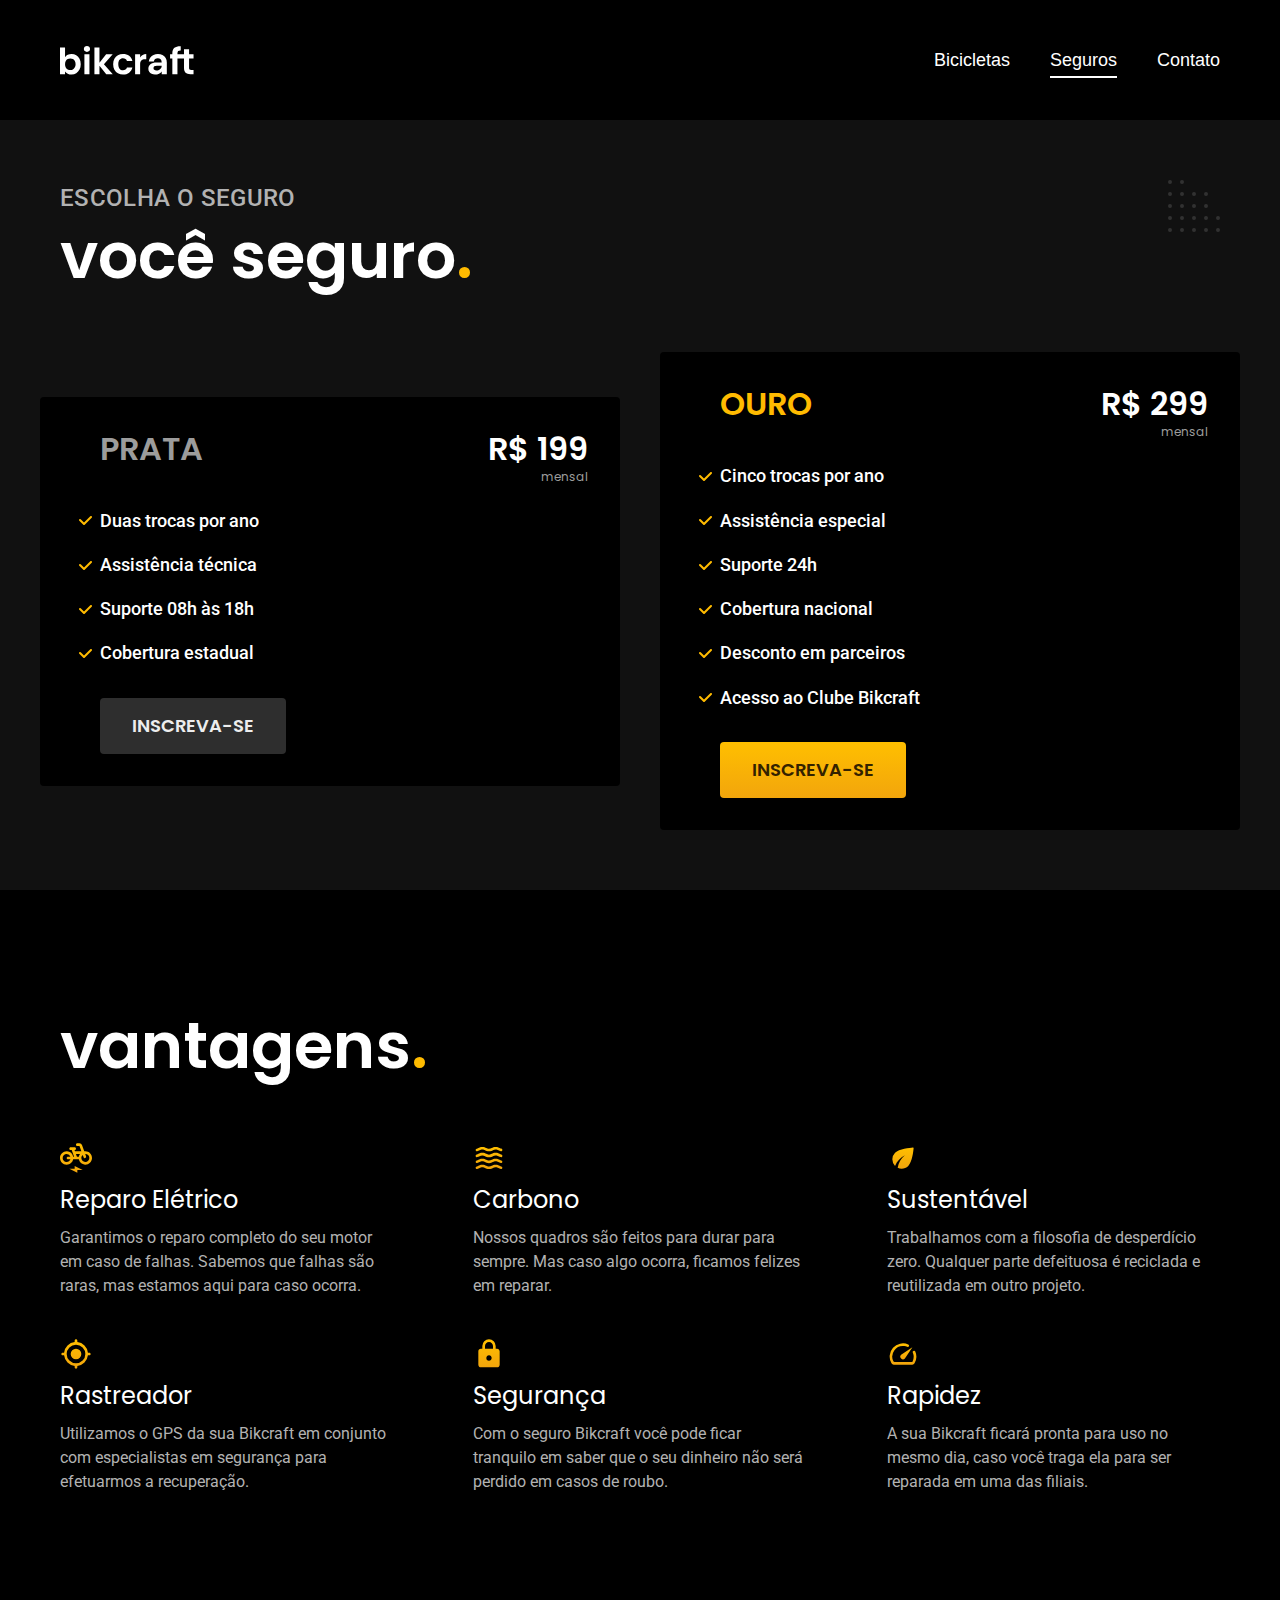
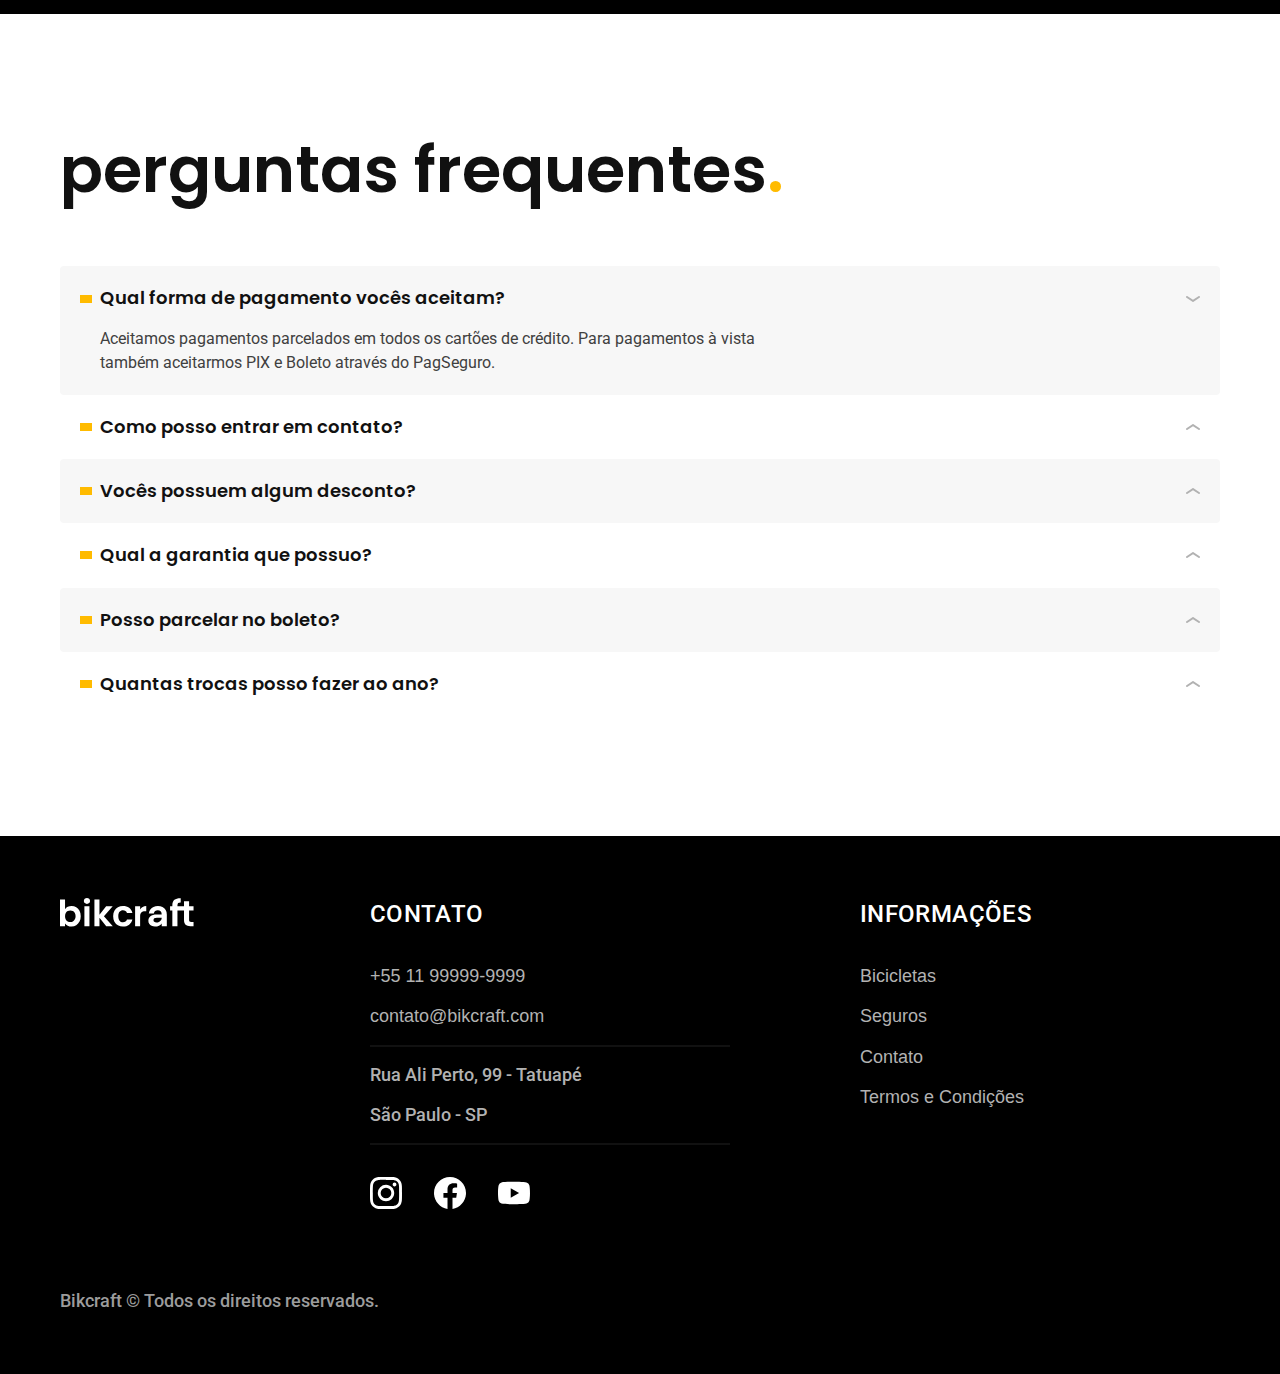
<file: secures.html>
<!DOCTYPE html>
<html lang="pt-br">
<head>
    <meta charset="UTF-8">
    <meta http-equiv="X-UA-Compatible" content="IE=edge">
    <meta name="viewport" content="width=device-width, initial-scale=1.0">
    <meta name="description" content="Conheça todos os nossos seguros.">
    <title>Seguros | Bikcraft</title>

    <link rel="icon" href="./favicon.svg" type="image/svg+xml">
    <link rel="preload" href="./assets/css/style.css" as="style">
    <link rel="stylesheet" href="./assets/css/style.css">

    <script>document.documentElement.classList.add('js');</script>
</head>
<body id="secures">
    <header class="header-bg">
        <div class="header container">
            <a href="./"><img src="./assets/img/bikcraft.svg" alt="Logo."></a>
            <nav aria-label="primária">
                <ul class="header--menu font-1-m color-0">
                    <li><a href="./bikes.html">Bicicletas</a></li>
                    <li><a href="./secures.html">Seguros</a></li>
                    <li><a href="./contact.html">Contato</a></li>
                </ul>
            </nav>
        </div>
    </header>

    <main class="secures-bg">
        <div class="title-bg">
            <div class="title container">
                <p class="font-2-l-b color-5">Escolha o seguro</p>
                <h1 class="font-1-xxl color-0">você seguro<span class="color-p1">.</span></h1>
            </div>
        </div>

        <div class="secures container">

            <div class="secures--item fadeInLeft" data-anime="200">
                <h3 class="font-1-xl color-6">PRATA</h3>
                <span class="font-1-xl color-0">R$ 199 <span class="font-1-xs color-6">mensal</span></span>
                <ul class="font-2-m color-0">
                    <li>Duas trocas por ano</li>
                    <li>Assistência técnica</li>
                    <li>Suporte 08h às 18h</li>
                    <li>Cobertura estadual</li>
                </ul>
                <a class="btn secondary" href="./budget.html?type=secure&product=silver">Inscreva-se</a>
            </div>

            <div class="secures--item fadeInRight" data-anime="400">
                <h3 class="font-1-xl color-p1">OURO</h3>
                <span class="font-1-xl color-0">R$ 299 <span class="font-1-xs color-6">mensal</span></span>
                <ul class="font-2-m color-0">
                    <li>Cinco trocas por ano</li>
                    <li>Assistência especial</li>
                    <li>Suporte 24h</li>
                    <li>Cobertura nacional</li>
                    <li>Desconto em parceiros</li>
                    <li>Acesso ao Clube Bikcraft</li>
                </ul>
                <a class="btn" href="./budget.html?type=secure&product=gold">Inscreva-se</a>
            </div>
        </div>
    </main>

    <article class="benefits-bg">
        <div class="benefits container">
            <h2 class="font-1-xxl color-0">vantagens<span class="color-p1">.</span></h2>
            <ul>
                <li>
                    <img src="assets/img/icones/eletrica.svg" alt="">
                    <h3 class="font-1-l color-0">Reparo Elétrico</h3>
                    <p class="font-2-s color-5">Garantimos o reparo completo do seu motor em caso de falhas. Sabemos que falhas são raras, mas estamos aqui para caso ocorra.</p>
                </li>
                <li>
                    <img src="assets/img/icones/carbono.svg" alt="">
                    <h3 class="font-1-l color-0">Carbono</h3>
                    <p class="font-2-s color-5">Nossos quadros são feitos para durar para sempre. Mas caso algo ocorra, ficamos felizes em reparar.</p>
                </li>
                <li>
                    <img src="assets/img/icones/sustentavel.svg" alt="">
                    <h3 class="font-1-l color-0">Sustentável</h3>
                    <p class="font-2-s color-5">Trabalhamos com a filosofia de desperdício zero. Qualquer parte defeituosa é reciclada e reutilizada em outro projeto.</p>
                </li>
                <li>
                    <img src="assets/img/icones/rastreador.svg" alt="">
                    <h3 class="font-1-l color-0">Rastreador</h3>
                    <p class="font-2-s color-5">Utilizamos o GPS da sua Bikcraft em conjunto com especialistas em segurança para efetuarmos a recuperação.</p>
                </li>
                <li>
                    <img src="assets/img/icones/seguro.svg" alt="">
                    <h3 class="font-1-l color-0">Segurança</h3>
                    <p class="font-2-s color-5">Com o seguro Bikcraft você pode ficar tranquilo em saber que o seu dinheiro não será perdido em casos de roubo.</p>
                </li>
                <li>
                    <img src="assets/img/icones/velocidade.svg" alt="">
                    <h3 class="font-1-l color-0">Rapidez</h3>
                    <p class="font-2-s color-5">A sua Bikcraft ficará pronta para uso no mesmo dia, caso você traga ela para ser reparada em uma das filiais.</p>
                </li>
            </ul>
        </div>
    </article>

    <article class="asking container">
        <h2 class="font-1-xxl">perguntas frequentes<span class="color-p1">.</span></h2>

        <dl> <!--Lista de definição-->
            <div>
                <dt><button class="font-1-m-b" aria-expanded="true" aria-controls="ask1">Qual forma de pagamento vocês aceitam?</button></dt> <!--Termos-->
                <dd class="font-2-s color-9 active" id="ask1">Aceitamos pagamentos parcelados em todos os cartões de crédito. Para pagamentos à vista também aceitarmos PIX e Boleto através do PagSeguro.</dd>
            </div>
            <div>
                <dt><button class="font-1-m-b" aria-expanded="false" aria-controls="ask2">Como posso entrar em contato?</button></dt> 
                <dd class="font-2-s color-9" id="ask2">Aceitamos pagamentos parcelados em todos os cartões de crédito. Para pagamentos à vista também aceitarmos PIX e Boleto através do PagSeguro.</dd>
            </div>
            <div>
                <dt><button class="font-1-m-b" aria-expanded="false" aria-controls="ask3">Vocês possuem algum desconto?</button></dt> 
                <dd class="font-2-s color-9" id="ask3">Aceitamos pagamentos parcelados em todos os cartões de crédito. Para pagamentos à vista também aceitarmos PIX e Boleto através do PagSeguro.</dd>
            </div>
            <div>
                <dt><button class="font-1-m-b" aria-expanded="false" aria-controls="ask4">Qual a garantia que possuo?</button></dt> 
                <dd class="font-2-s color-9" id="ask4">Aceitamos pagamentos parcelados em todos os cartões de crédito. Para pagamentos à vista também aceitarmos PIX e Boleto através do PagSeguro.</dd>
            </div>
            <div>
                <dt><button class="font-1-m-b" aria-expanded="false" aria-controls="ask5">Posso parcelar no boleto?</button></dt> 
                <dd class="font-2-s color-9" id="ask5">Aceitamos pagamentos parcelados em todos os cartões de crédito. Para pagamentos à vista também aceitarmos PIX e Boleto através do PagSeguro.</dd>
            </div>
            <div>
                <dt><button class="font-1-m-b" aria-expanded="false" aria-controls="ask6">Quantas trocas posso fazer ao ano?</button></dt> 
                <dd class="font-2-s color-9" id="ask6">Aceitamos pagamentos parcelados em todos os cartões de crédito. Para pagamentos à vista também aceitarmos PIX e Boleto através do PagSeguro.</dd>
            </div>
        </dl>
    </article>

    <footer class="footer-bg">
        <div class="footer container">
            <img src="assets/img/bikcraft.svg" alt="">
            <div class="footer--contact">
                <h3 class="font-2-l-b color-0">Contato</h3>
                <ul class="font-2-m color-5">
                    <li><a href="tel:+5511999999999">+55 11 99999-9999</a></li>
                    <li><a href="mailto:contato@bikcraft.com">contato@bikcraft.com</a></li>
                    <li>Rua Ali Perto, 99 - Tatuapé</li>
                    <li>São Paulo - SP</li>
                </ul>
                <div class="footer--midias">
                    <a href="#"><img src="assets/img/redes/instagram.svg" alt="Instagram"></a>
                    <a href="#"><img src="assets/img/redes/facebook.svg" alt="Facebook"></a>
                    <a href="#"><img src="assets/img/redes/youtube.svg" alt="YouTube"></a>
                </div>
            </div>
            <div class="footer-infos">
                <h3 class="font-2-l-b color-0">Informações</h3>
                <nav>
                    <ul class="font-1-m color-5">
                        <li><a href="./bikes.html">Bicicletas</a></li>
                        <li><a href="./secures.html">Seguros</a></li>
                        <li><a href="./contact.html">Contato</a></li>
                        <li><a href="./terms.html">Termos e Condições</a></li>
                        </ul>
                </nav>
            </div>
            <p class="footer--copy font-2-m color-6">Bikcraft © Todos os direitos reservados.</p>
        </div>
    </footer>

    <script src="./assets/js/plugins/simple-anime.js"></script>
    <script src="./assets/js/script.js"></script>
</body>
</html>
</file>
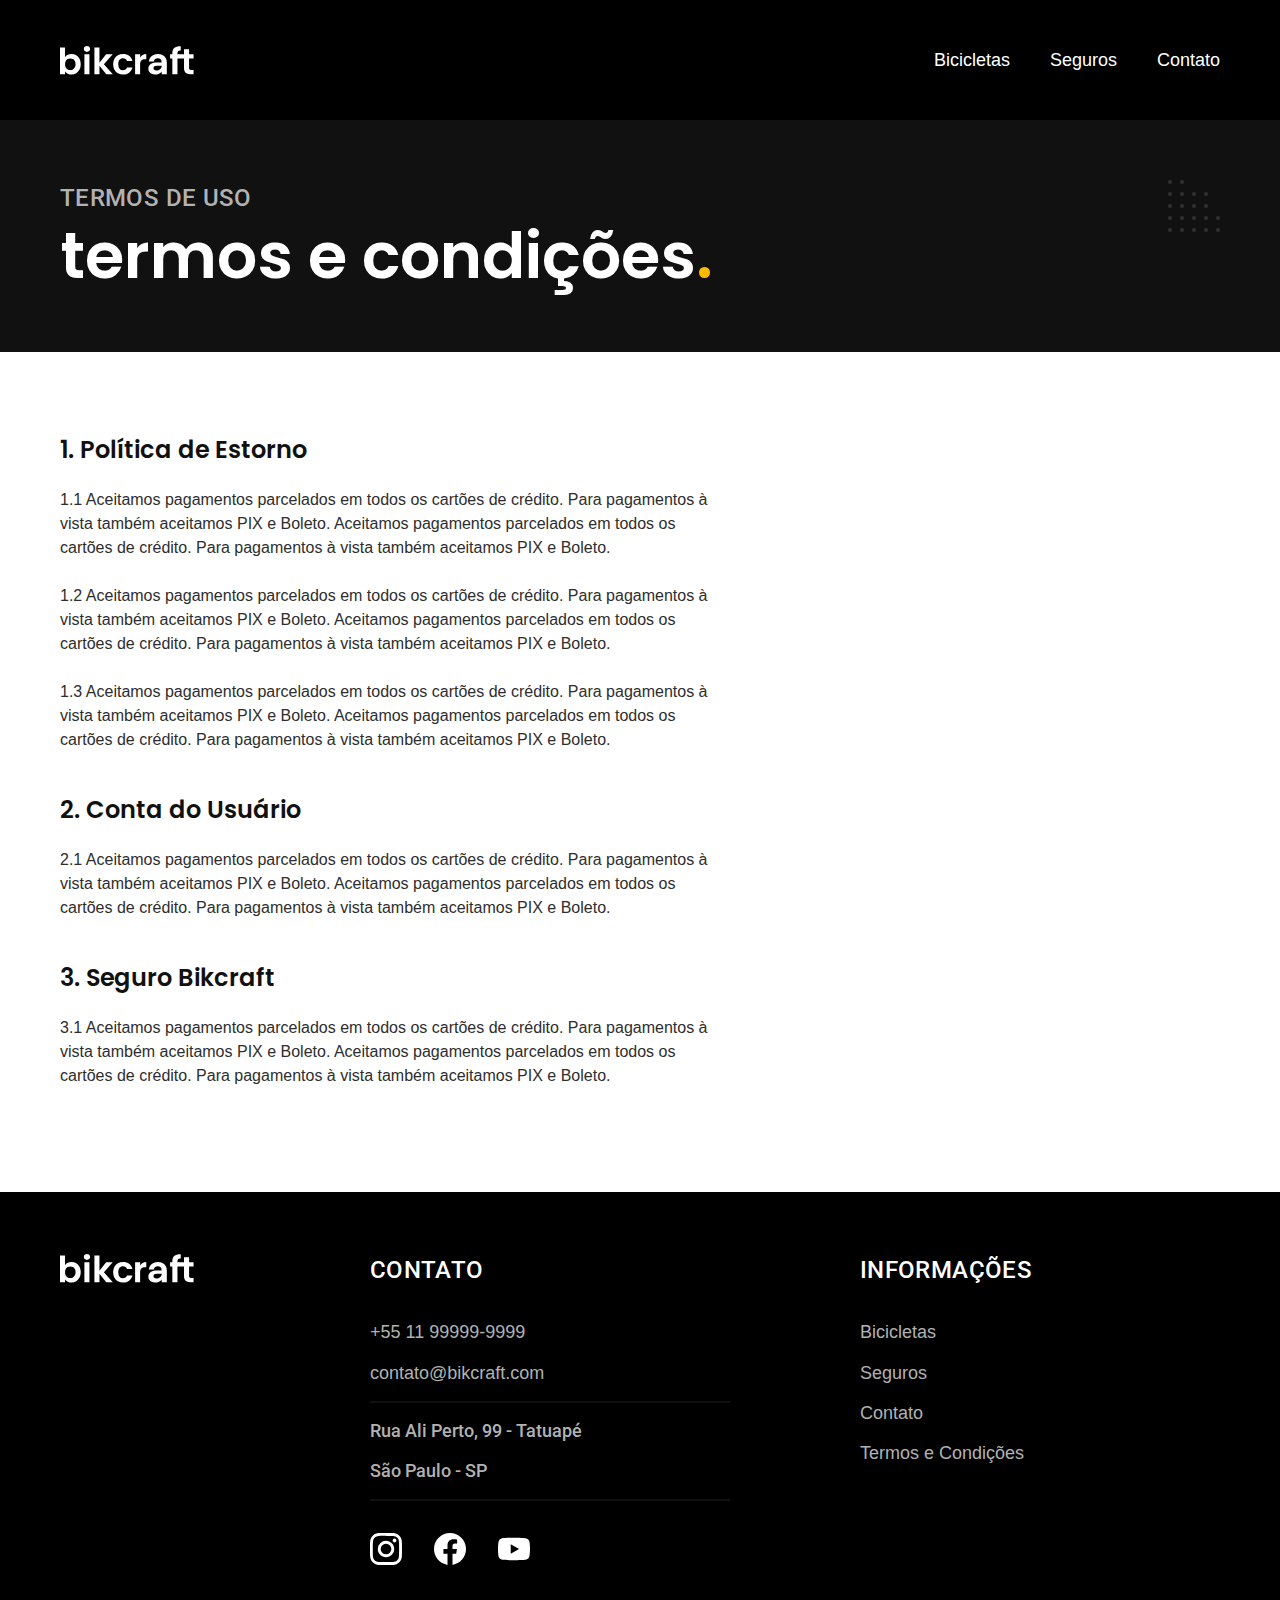
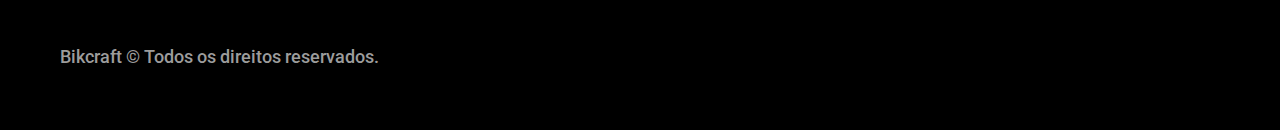
<file: terms.html>
<!DOCTYPE html>
<html lang="pt-br">
<head>
    <meta charset="UTF-8">
    <meta http-equiv="X-UA-Compatible" content="IE=edge">
    <meta name="viewport" content="width=device-width, initial-scale=1.0">
    <meta name="description" content="Termos e condições.">
    <title>Termos e Condições | Bikcraft</title>

    <link rel="icon" href="./favicon.svg" type="image/svg+xml">
    <link rel="preload" href="./assets/css/style.css" as="style">
    <link rel="stylesheet" href="./assets/css/style.css">

    <script>document.documentElement.classList.add('js');</script>
</head>
<body id="terms">
    <header class="header-bg">
        <div class="header container">
            <a href="./"><img src="./assets/img/bikcraft.svg" alt="Logo."></a>
            <nav aria-label="primária">
                <ul class="header--menu font-1-m color-0">
                    <li><a href="./bikes.html">Bicicletas</a></li>
                    <li><a href="./secures.html">Seguros</a></li>
                    <li><a href="./contact.html">Contato</a></li>
                </ul>
            </nav>
        </div>
    </header>

    <main>
        <div class="title-bg">
            <div class="title container">
                <p class="font-2-l-b color-5">Termos de uso</p>
                <h1 class="font-1-xxl color-0">termos e condições<span class="color-p1">.</span></h1>
            </div>
        </div>

        <div class="terms container font-2-s color-10">
            <h2 class="font-1-l color-11">1. Política de Estorno</h2>
            <p>1.1 Aceitamos pagamentos parcelados em todos os cartões de crédito. Para pagamentos à vista também aceitamos PIX e Boleto. Aceitamos pagamentos parcelados em todos os cartões de crédito. Para pagamentos à vista também aceitamos PIX e Boleto.</p>
            <p>1.2 Aceitamos pagamentos parcelados em todos os cartões de crédito. Para pagamentos à vista também aceitamos PIX e Boleto. Aceitamos pagamentos parcelados em todos os cartões de crédito. Para pagamentos à vista também aceitamos PIX e Boleto.</p>
            <p>1.3 Aceitamos pagamentos parcelados em todos os cartões de crédito. Para pagamentos à vista também aceitamos PIX e Boleto. Aceitamos pagamentos parcelados em todos os cartões de crédito. Para pagamentos à vista também aceitamos PIX e Boleto.</p>

            <h2 class="font-1-l color-11">2. Conta do Usuário</h2>
            <p>2.1 Aceitamos pagamentos parcelados em todos os cartões de crédito. Para pagamentos à vista também aceitamos PIX e Boleto. Aceitamos pagamentos parcelados em todos os cartões de crédito. Para pagamentos à vista também aceitamos PIX e Boleto.</p>

            <h2 class="font-1-l color-11">3. Seguro Bikcraft</h2>
            <p>3.1 Aceitamos pagamentos parcelados em todos os cartões de crédito. Para pagamentos à vista também aceitamos PIX e Boleto. Aceitamos pagamentos parcelados em todos os cartões de crédito. Para pagamentos à vista também aceitamos PIX e Boleto.</p>
        </div>
    </main>

    <footer class="footer-bg">
        <div class="footer container">
            <img src="assets/img/bikcraft.svg" alt="">
            <div class="footer--contact">
                <h3 class="font-2-l-b color-0">Contato</h3>
                <ul class="font-2-m color-5">
                    <li><a href="tel:+5511999999999">+55 11 99999-9999</a></li>
                    <li><a href="mailto:contato@bikcraft.com">contato@bikcraft.com</a></li>
                    <li>Rua Ali Perto, 99 - Tatuapé</li>
                    <li>São Paulo - SP</li>
                </ul>
                <div class="footer--midias">
                    <a href="#"><img src="assets/img/redes/instagram.svg" alt="Instagram"></a>
                    <a href="#"><img src="assets/img/redes/facebook.svg" alt="Facebook"></a>
                    <a href="#"><img src="assets/img/redes/youtube.svg" alt="YouTube"></a>
                </div>
            </div>
            <div class="footer-infos">
                <h3 class="font-2-l-b color-0">Informações</h3>
                <nav>
                    <ul class="font-1-m color-5">
                        <li><a href="./bikes.html">Bicicletas</a></li>
                        <li><a href="./secures.html">Seguros</a></li>
                        <li><a href="./contact.html">Contato</a></li>
                        <li><a href="./terms.html">Termos e Condições</a></li>
                        </ul>
                </nav>
            </div>
            <p class="footer--copy font-2-m color-6">Bikcraft © Todos os direitos reservados.</p>
        </div>
    </footer>
    <script src="./assets/js/script.js"></script>
</body>
</html>
</file>
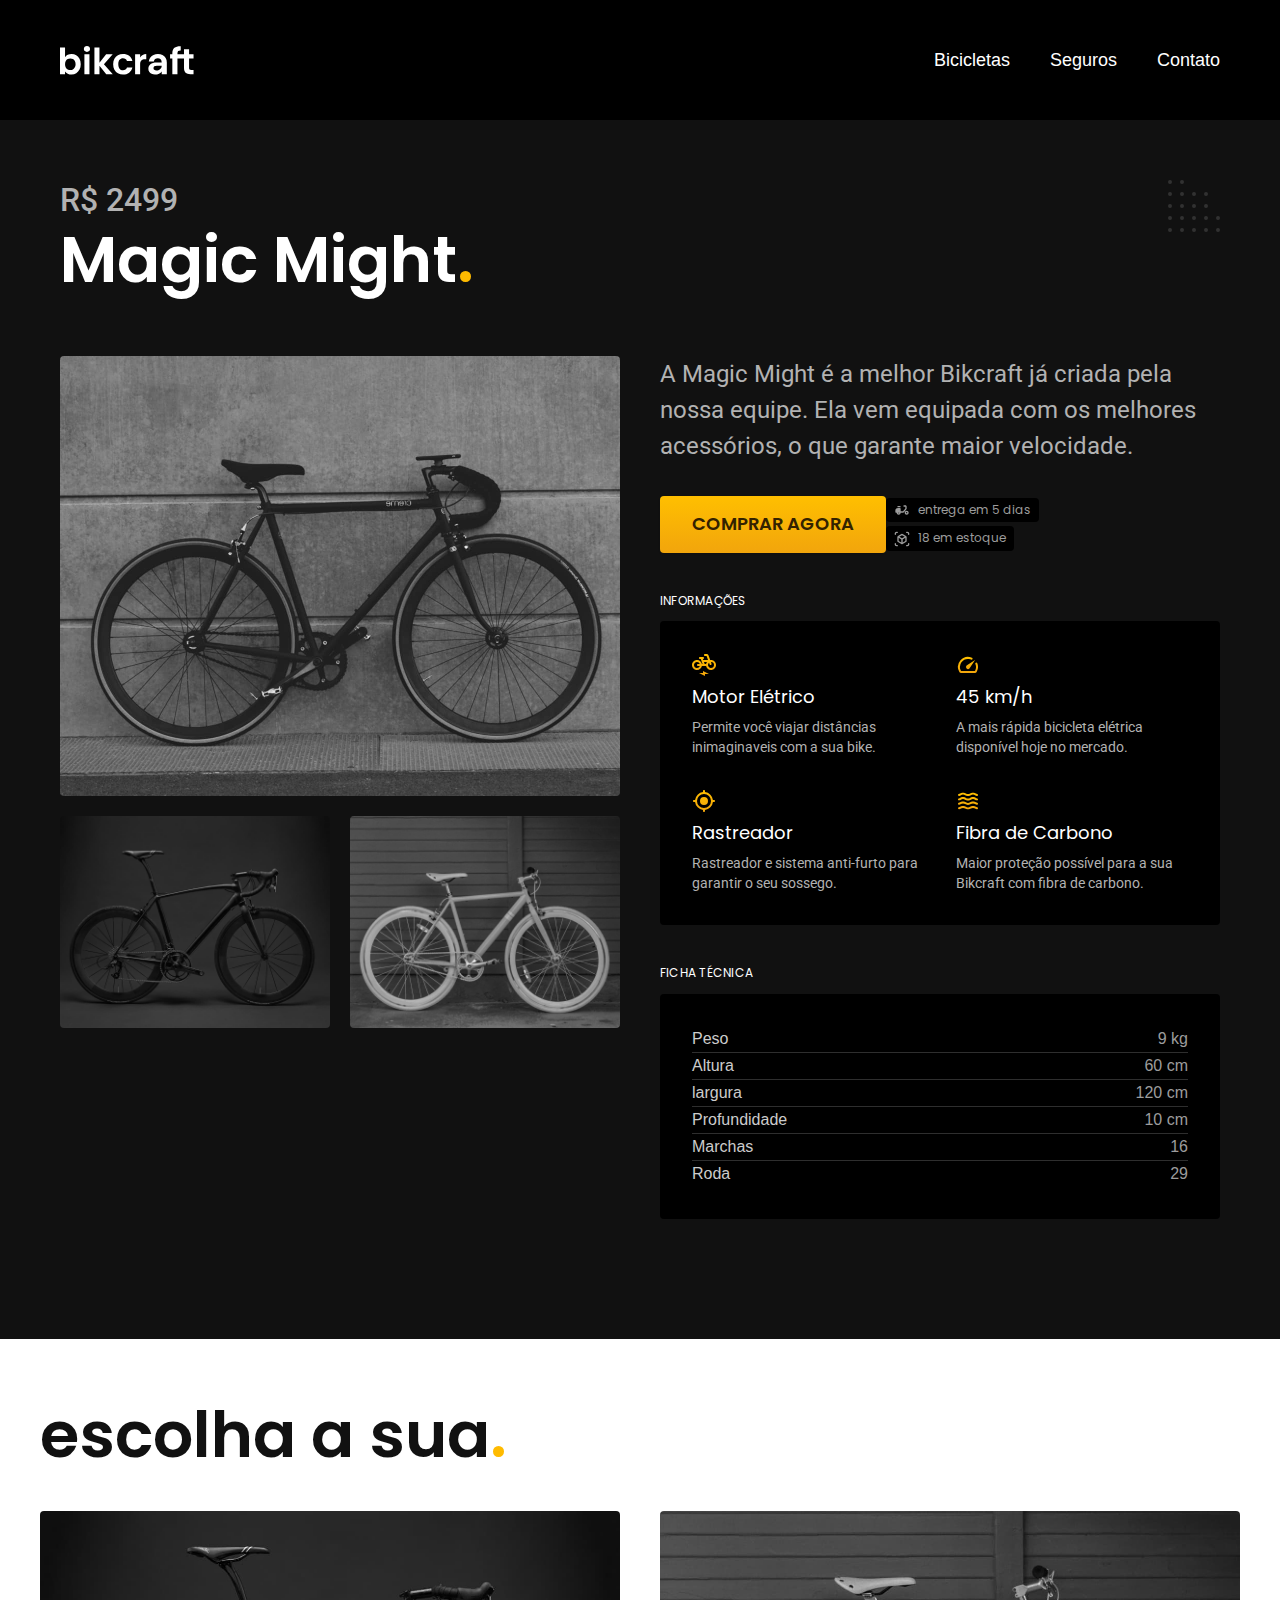
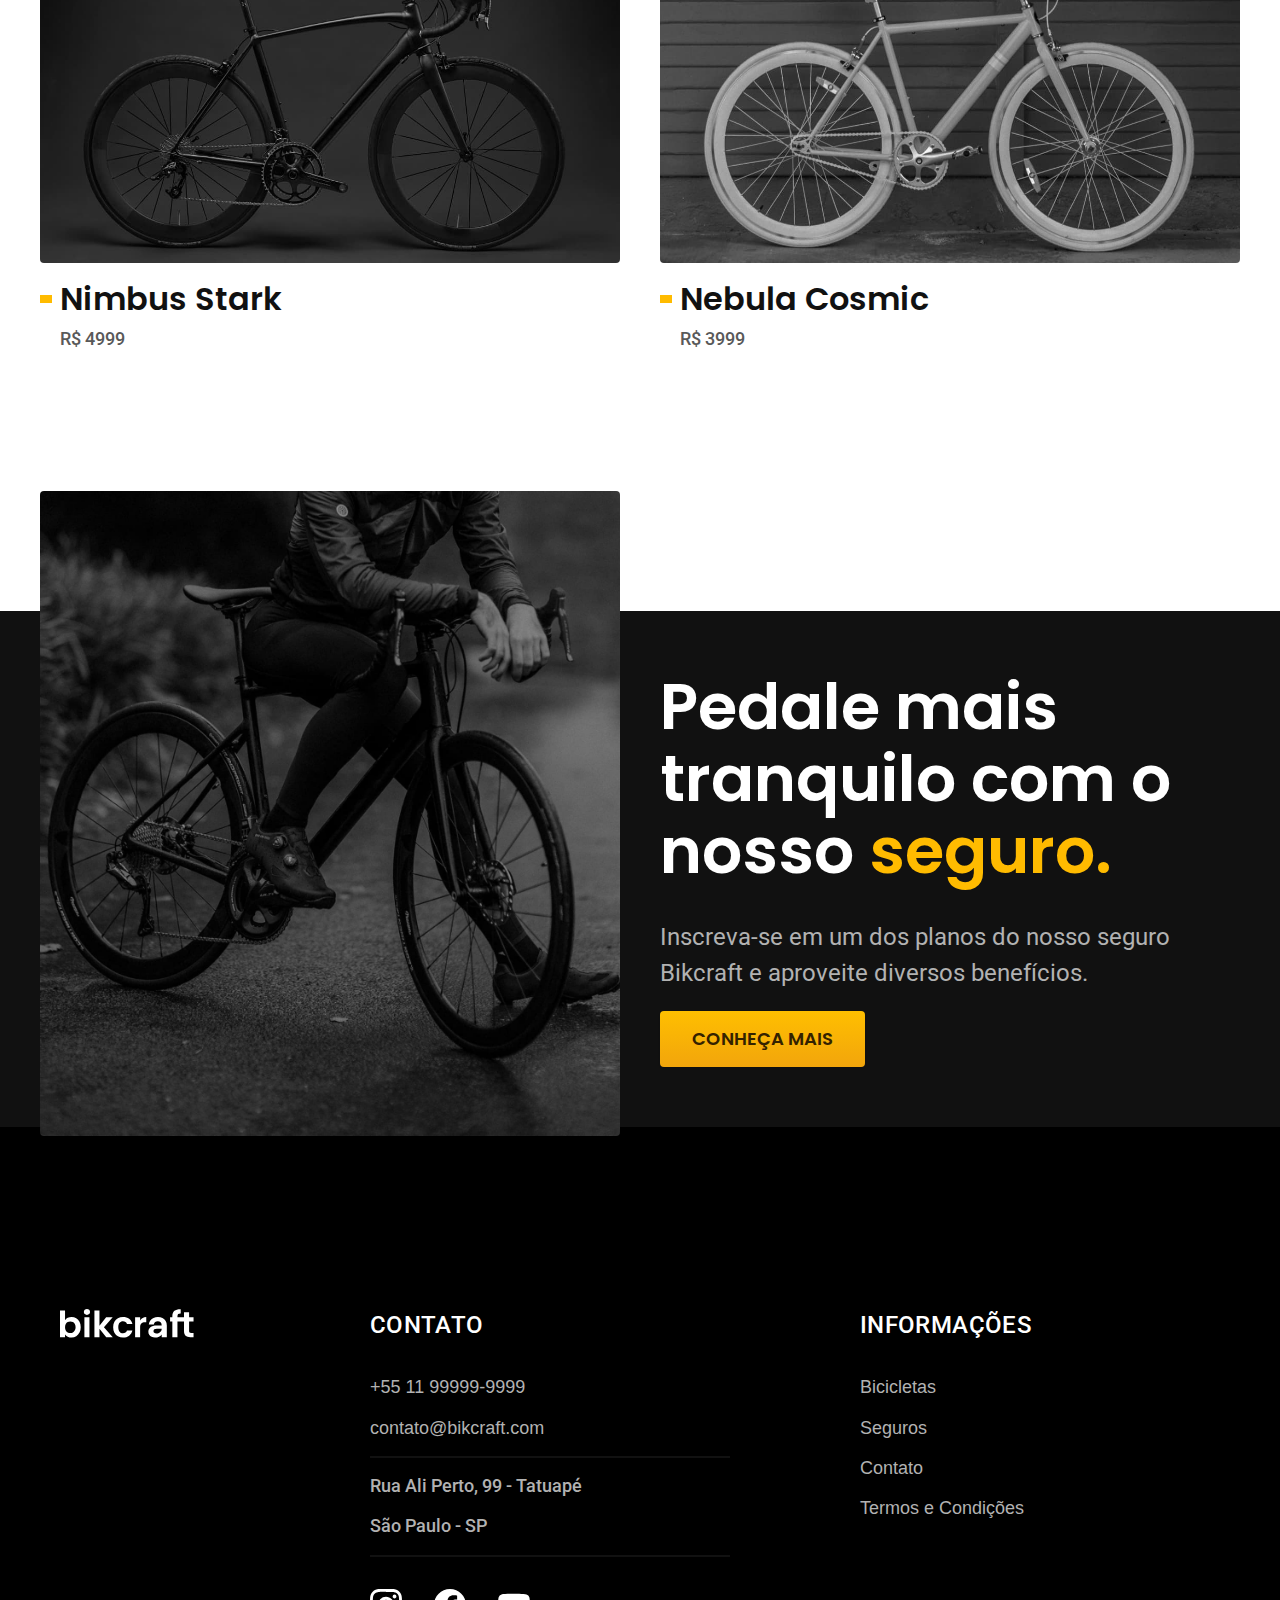
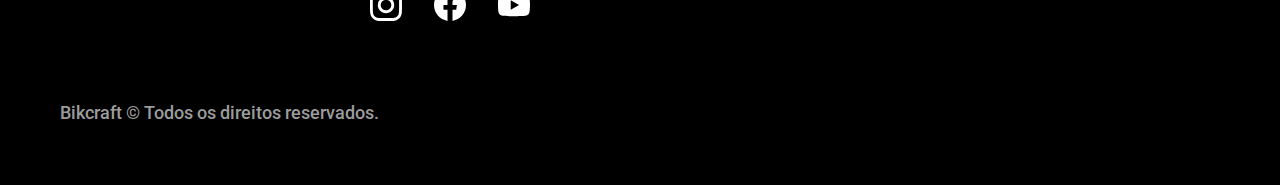
<file: bikes/magic.html>
<!DOCTYPE html>
<html lang="pt-br">
<head>
    <meta charset="UTF-8">
    <meta http-equiv="X-UA-Compatible" content="IE=edge">
    <meta name="viewport" content="width=device-width, initial-scale=1.0">
    <meta name="description" content="Nimbus é um dos modelos disponíveis fabricados pela Bikcraft.">
    <title>Magic | Bikcraft</title>

    <link rel="icon" href="../favicon.svg" type="image/svg+xml">
    <link rel="preload" href="../assets/css/style.css" as="style">
    <link rel="stylesheet" href="../assets/css/style.css">

    <script>document.documentElement.classList.add('js');</script>
</head>
<body id="bike">
    <header class="header-bg">
        <div class="header container">
            <a href="./"><img src="../assets/img/bikcraft.svg" alt="Logo."></a>
            <nav aria-label="primária">
                <ul class="header--menu font-1-m color-0">
                    <li><a href="../bikes.html">Bicicletas</a></li>
                    <li><a href="../secures.html">Seguros</a></li>
                    <li><a href="../contact.html">Contato</a></li>
                </ul>
            </nav>
        </div>
    </header>

    <main class="title-bg">
        <div>
            <div class="title container">
                <p class="font-2-xl color-5">R$ 2499</p>
                <h1 class="font-1-xxl color-0">Magic Might<span class="color-p1">.</span></h1>
            </div>
        </div>
        <div class="bike container">
            <div class="bike--imgs">
                <img src="../assets/img/bicicleta/nimbus2.jpg" alt="">
                <img src="../assets/img/bicicleta/nimbus1.jpg" alt="">
                <img src="../assets/img/bicicleta/nimbus3.jpg" alt="">
            </div>
            <div class="bike--content">
                <p class="font-2-l color-5">A Magic Might é a melhor Bikcraft já criada pela nossa equipe. Ela vem equipada com os melhores acessórios, o que garante maior velocidade.</p>
                <div class="bike--buy">
                    <a class="btn" href="../budget.html?type=bikcraft&product=magic">Comprar agora</a>
                    <span class="font-1-xs color-6"><img src="../assets/img/icones/entrega.svg" alt=""> entrega em 5 dias</span>
                    <span class="font-1-xs color-6"><img src="../assets/img/icones/estoque.svg" alt=""> 18 em estoque</span>
                </div>
            
                <h2 class="font-1-xs color-0">Informações</h2>
                <ul class="bike--infos">
                    <li>
                        <img src="../assets/img/icones/eletrica.svg" alt="">
                        <h3 class="font-1-m color-0">Motor Elétrico</h3>
                        <p class="font-2-xs color-5">Permite você viajar distâncias inimaginaveis com a sua bike.</p>
                    </li>
                    <li>
                        <img src="../assets/img/icones/velocidade.svg" alt="">
                        <h3 class="font-1-m color-0">45 km/h</h3>
                        <p class="font-2-xs color-5">A mais rápida bicicleta elétrica disponível hoje no mercado.</p>
                    </li>
                    <li>
                        <img src="../assets/img/icones/rastreador.svg" alt="">
                        <h3 class="font-1-m color-0">Rastreador</h3>
                        <p class="font-2-xs color-5">Rastreador e sistema anti-furto para garantir o seu sossego.</p>
                    </li>
                    <li>
                        <img src="../assets/img/icones/carbono.svg" alt="">
                        <h3 class="font-1-m color-0">Fibra de Carbono</h3>
                        <p class="font-2-xs color-5">Maior proteção possível para a sua Bikcraft com fibra de carbono.</p>
                    </li>
                </ul>
                <h2 class="font-1-xs color-0">Ficha Técnica</h2>
                <ul class="bike--datasheet font-2s color-4">
                    <li>Peso <span>9 kg</span></li>
                    <li>Altura <span>60 cm</span></li>
                    <li>largura <span>120 cm</span></li>
                    <li>Profundidade <span>10 cm</span></li>
                    <li>Marchas <span>16</span></li>
                    <li>Roda <span>29</span></li>
                </ul>
            </div>
        </div>
    </main>

    <article class="bikes-list container ">
        <h2 class="font-1-xxl">escolha a sua<span class="color-p1">.</span></h2>
        <ul class="bikes-list--items">
            <li>
                <a href="./nimbus.html">
                    <img src="../assets/img/bicicletas/nimbus.jpg" alt="Bicicleta Nimbus">
                    <h3 class="font-1-xl">Nimbus Stark</h3>
                    <span class="font-2-m color-8">R$ 4999</span>
                </a>
            </li>
            <li>
                <a href="./nebula.html">
                    <img src="../assets/img/bicicletas/nebula.jpg" alt="Bicicleta Nebula">
                    <h3 class="font-1-xl">Nebula Cosmic</h3>
                    <span class="font-2-m color-8">R$ 3999</span>
                </a>
            </li>
        </ul>
    </article>

    <article class="secure-bg">
        <div class="secure container">
            <div class="secure-img">
                <img src="../assets/img/fotos/seguros.jpg" alt="Pessoa parada em cima de uma bicicleta">
            </div>
            <div class="secure--content">
                <h2 class="font-1-xxl color-0">Pedale mais tranquilo com o nosso <span class="color-p1">seguro.</span></h2>
                <p class="font-2-l color-5">Inscreva-se em um dos planos do nosso seguro Bikcraft e aproveite diversos benefícios.</p>
                <a href="../secures.html" class="btn">Conheça mais</a>
            </div>
        </div>
    </article>

    <footer class="footer-bg">
        <div class="footer container">
            <img src="../assets/img/bikcraft.svg" alt="">
            <div class="footer--contact">
                <h3 class="font-2-l-b color-0">Contato</h3>
                <ul class="font-2-m color-5">
                    <li><a href="tel:+5511999999999">+55 11 99999-9999</a></li>
                    <li><a href="mailto:contato@bikcraft.com">contato@bikcraft.com</a></li>
                    <li>Rua Ali Perto, 99 - Tatuapé</li>
                    <li>São Paulo - SP</li>
                </ul>
                <div class="footer--midias">
                    <a href="#"><img src="../assets/img/redes/instagram.svg" alt="Instagram"></a>
                    <a href="#"><img src="../assets/img/redes/facebook.svg" alt="Facebook"></a>
                    <a href="#"><img src="../assets/img/redes/youtube.svg" alt="YouTube"></a>
                </div>
            </div>
            <div class="footer-infos">
                <h3 class="font-2-l-b color-0">Informações</h3>
                <nav>
                    <ul class="font-1-m color-5">
                        <li><a href="../bikes.html">Bicicletas</a></li>
                        <li><a href="../secures.html">Seguros</a></li>
                        <li><a href="../contact.html">Contato</a></li>
                        <li><a href="../terms.html">Termos e Condições</a></li>
                        </ul>
                </nav>
            </div>
            <p class="footer--copy font-2-m color-6">Bikcraft © Todos os direitos reservados.</p>
        </div>
    </footer>
    <script src="../assets/js/script.js"></script>
</body>
</html>
</file>
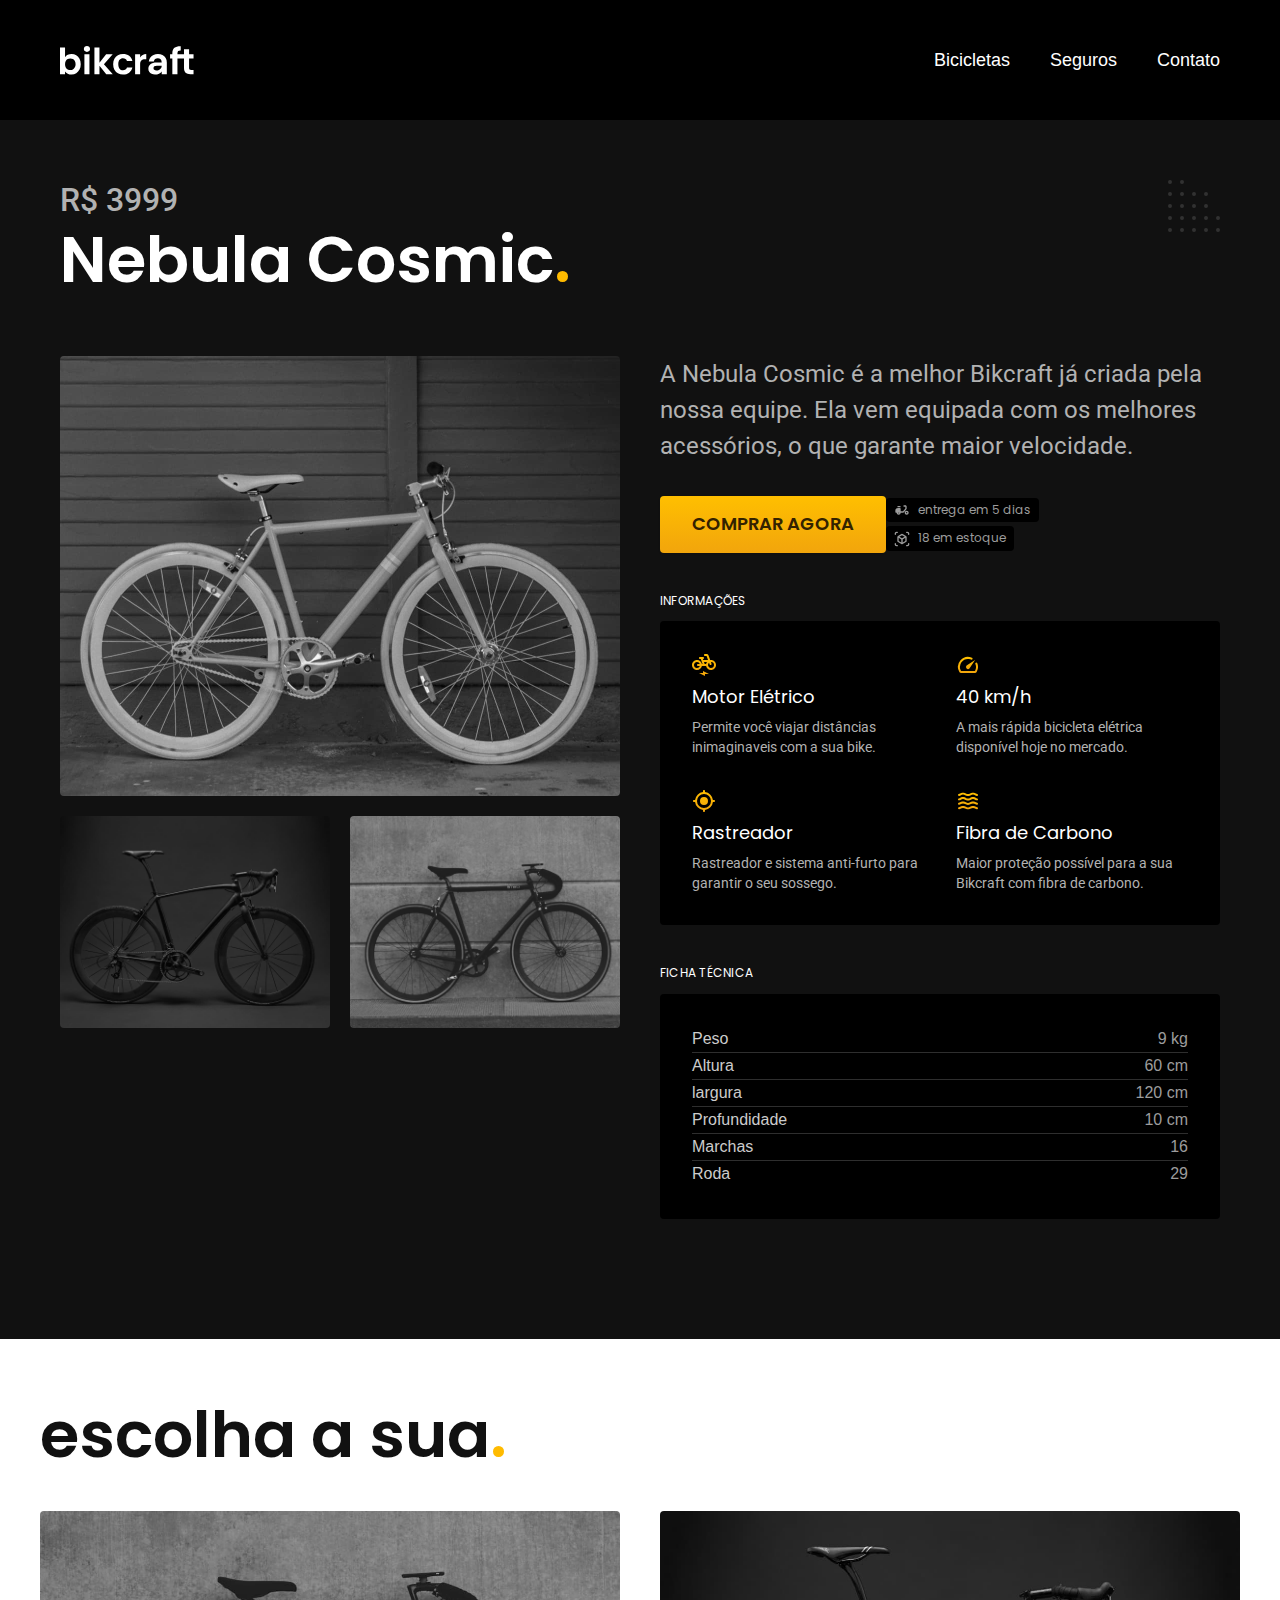
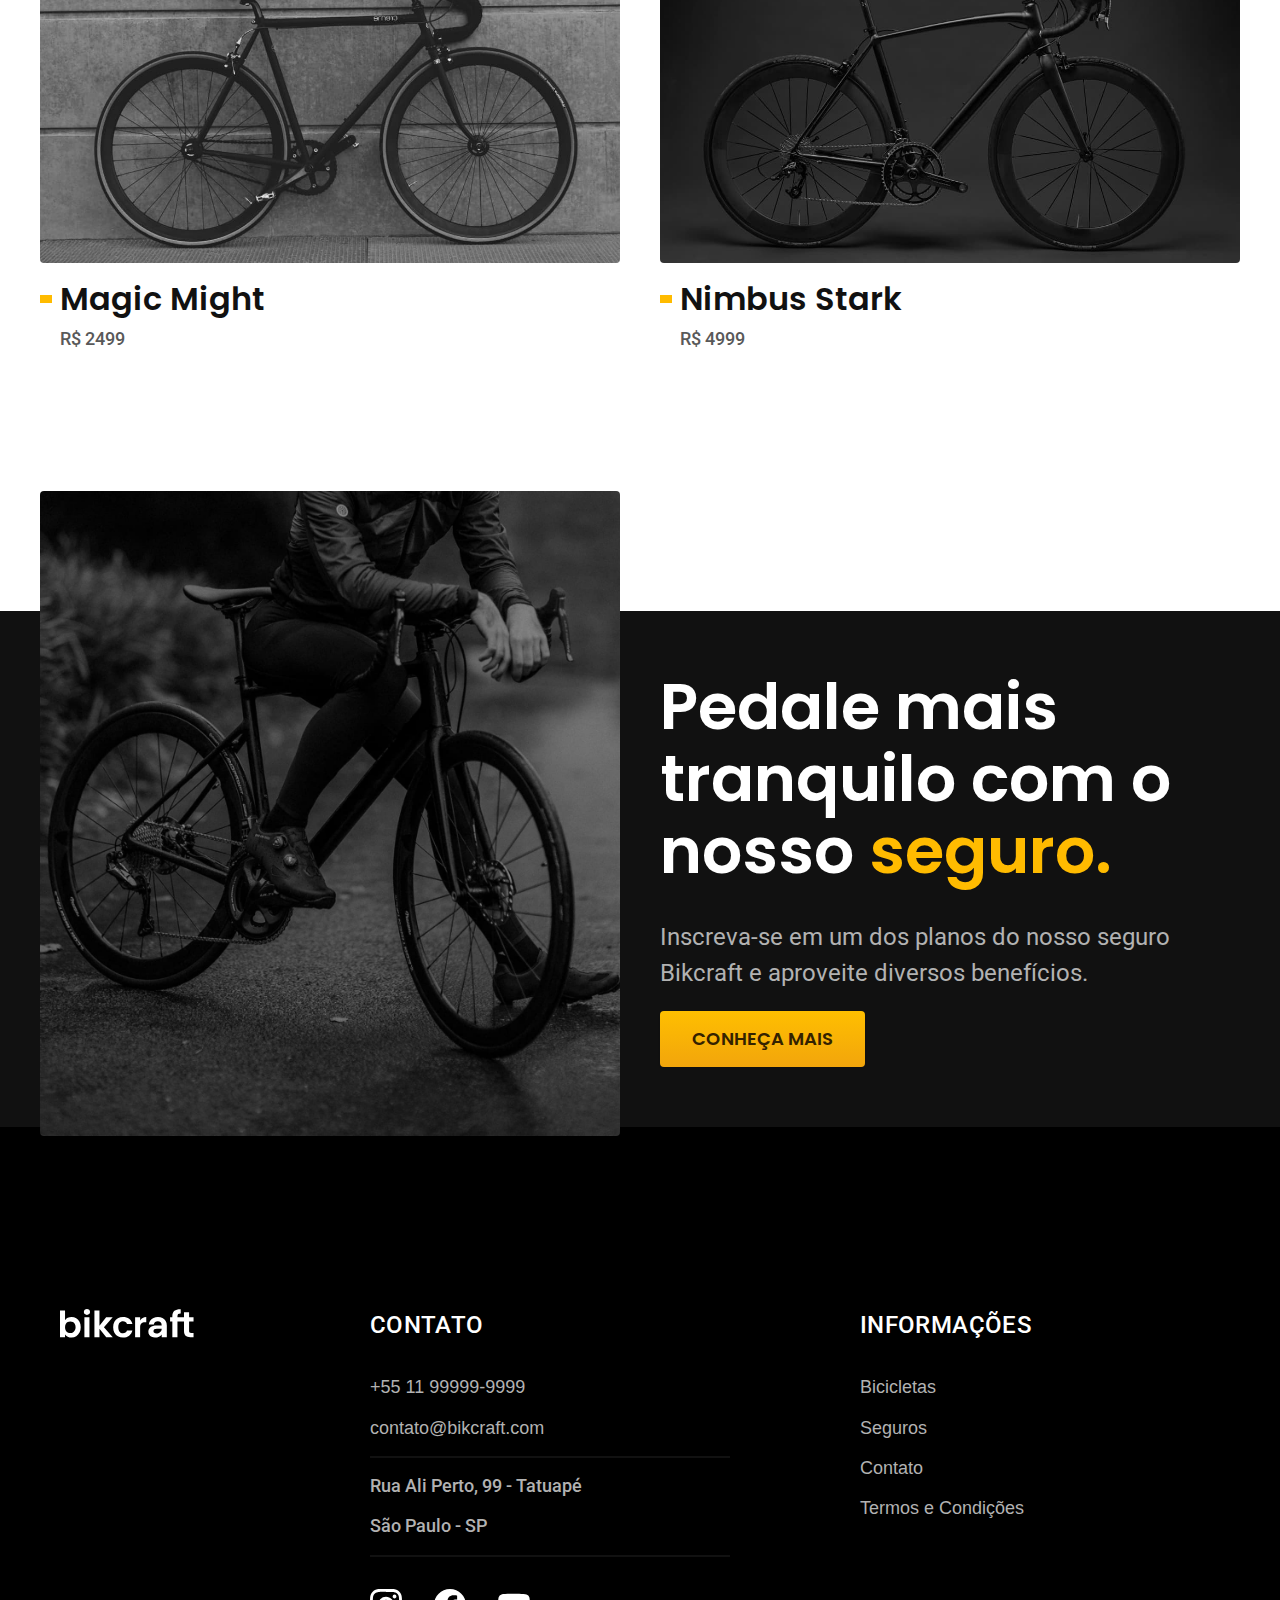
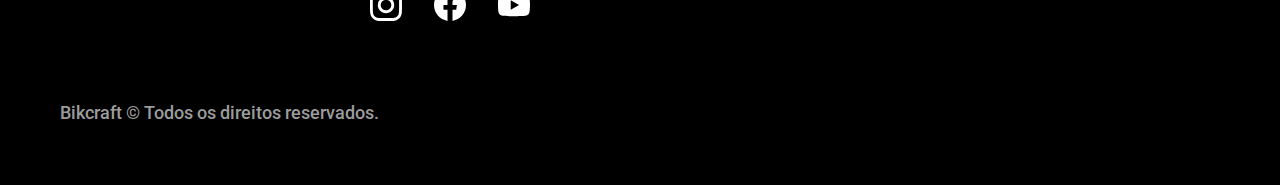
<file: bikes/nebula.html>
<!DOCTYPE html>
<html lang="pt-br">
<head>
    <meta charset="UTF-8">
    <meta http-equiv="X-UA-Compatible" content="IE=edge">
    <meta name="viewport" content="width=device-width, initial-scale=1.0">
    <meta name="description" content="Nimbus é um dos modelos disponíveis fabricados pela Bikcraft.">
    <title>Nebula | Bikcraft</title>
    
    <link rel="icon" href="../favicon.svg" type="image/svg+xml">
    <link rel="preload" href="../assets/css/style.css" as="style">
    <link rel="stylesheet" href="../assets/css/style.css">

    <script>document.documentElement.classList.add('js');</script>
</head>
<body id="bike">
    <header class="header-bg">
        <div class="header container">
            <a href="./"><img src="../assets/img/bikcraft.svg" alt="Logo."></a>
            <nav aria-label="primária">
                <ul class="header--menu font-1-m color-0">
                    <li><a href="../bikes.html">Bicicletas</a></li>
                    <li><a href="../secures.html">Seguros</a></li>
                    <li><a href="../contact.html">Contato</a></li>
                </ul>
            </nav>
        </div>
    </header>

    <main class="title-bg">
        <div>
            <div class="title container">
                <p class="font-2-xl color-5">R$ 3999</p>
                <h1 class="font-1-xxl color-0">Nebula Cosmic<span class="color-p1">.</span></h1>
            </div>
        </div>
        <div class="bike container">
            <div class="bike--imgs">
                <img src="../assets/img/bicicleta/nimbus3.jpg" alt="">
                <img src="../assets/img/bicicleta/nimbus1.jpg" alt="">
                <img src="../assets/img/bicicleta/nimbus2.jpg" alt="">
            </div>
            <div class="bike--content">
                <p class="font-2-l color-5">A Nebula Cosmic é a melhor Bikcraft já criada pela nossa equipe. Ela vem equipada com os melhores acessórios, o que garante maior velocidade.</p>
                <div class="bike--buy">
                    <a class="btn" href="../budget.html?type=bikcraft&product=nebula">Comprar agora</a>
                    <span class="font-1-xs color-6"><img src="../assets/img/icones/entrega.svg" alt=""> entrega em 5 dias</span>
                    <span class="font-1-xs color-6"><img src="../assets/img/icones/estoque.svg" alt=""> 18 em estoque</span>
                </div>
            
                <h2 class="font-1-xs color-0">Informações</h2>
                <ul class="bike--infos">
                    <li>
                        <img src="../assets/img/icones/eletrica.svg" alt="">
                        <h3 class="font-1-m color-0">Motor Elétrico</h3>
                        <p class="font-2-xs color-5">Permite você viajar distâncias inimaginaveis com a sua bike.</p>
                    </li>
                    <li>
                        <img src="../assets/img/icones/velocidade.svg" alt="">
                        <h3 class="font-1-m color-0">40 km/h</h3>
                        <p class="font-2-xs color-5">A mais rápida bicicleta elétrica disponível hoje no mercado.</p>
                    </li>
                    <li>
                        <img src="../assets/img/icones/rastreador.svg" alt="">
                        <h3 class="font-1-m color-0">Rastreador</h3>
                        <p class="font-2-xs color-5">Rastreador e sistema anti-furto para garantir o seu sossego.</p>
                    </li>
                    <li>
                        <img src="../assets/img/icones/carbono.svg" alt="">
                        <h3 class="font-1-m color-0">Fibra de Carbono</h3>
                        <p class="font-2-xs color-5">Maior proteção possível para a sua Bikcraft com fibra de carbono.</p>
                    </li>
                </ul>
                <h2 class="font-1-xs color-0">Ficha Técnica</h2>
                <ul class="bike--datasheet font-2s color-4">
                    <li>Peso <span>9 kg</span></li>
                    <li>Altura <span>60 cm</span></li>
                    <li>largura <span>120 cm</span></li>
                    <li>Profundidade <span>10 cm</span></li>
                    <li>Marchas <span>16</span></li>
                    <li>Roda <span>29</span></li>
                </ul>
            </div>
        </div>
    </main>

    <article class="bikes-list container ">
        <h2 class="font-1-xxl">escolha a sua<span class="color-p1">.</span></h2>
        <ul class="bikes-list--items">
            <li>
                <a href="./magic.html">
                    <img src="../assets/img/bicicletas/magic.jpg" alt="Bicicleta Magic">
                    <h3 class="font-1-xl">Magic Might</h3>
                    <span class="font-2-m color-8">R$ 2499</span>
                </a>
            </li>
            <li>
                <a href="./nimbus.html">
                    <img src="../assets/img/bicicletas/nimbus.jpg" alt="Bicicleta Nimbus">
                    <h3 class="font-1-xl">Nimbus Stark</h3>
                    <span class="font-2-m color-8">R$ 4999</span>
                </a>
            </li>
        </ul>
    </article>

    <article class="secure-bg">
        <div class="secure container">
            <div class="secure-img">
                <img src="../assets/img/fotos/seguros.jpg" alt="Pessoa parada em cima de uma bicicleta">
            </div>
            <div class="secure--content">
                <h2 class="font-1-xxl color-0">Pedale mais tranquilo com o nosso <span class="color-p1">seguro.</span></h2>
                <p class="font-2-l color-5">Inscreva-se em um dos planos do nosso seguro Bikcraft e aproveite diversos benefícios.</p>
                <a href="../secures.html" class="btn">Conheça mais</a>
            </div>
        </div>
    </article>

    <footer class="footer-bg">
        <div class="footer container">
            <img src="../assets/img/bikcraft.svg" alt="">
            <div class="footer--contact">
                <h3 class="font-2-l-b color-0">Contato</h3>
                <ul class="font-2-m color-5">
                    <li><a href="tel:+5511999999999">+55 11 99999-9999</a></li>
                    <li><a href="mailto:contato@bikcraft.com">contato@bikcraft.com</a></li>
                    <li>Rua Ali Perto, 99 - Tatuapé</li>
                    <li>São Paulo - SP</li>
                </ul>
                <div class="footer--midias">
                    <a href="#"><img src="../assets/img/redes/instagram.svg" alt="Instagram"></a>
                    <a href="#"><img src="../assets/img/redes/facebook.svg" alt="Facebook"></a>
                    <a href="#"><img src="../assets/img/redes/youtube.svg" alt="YouTube"></a>
                </div>
            </div>
            <div class="footer-infos">
                <h3 class="font-2-l-b color-0">Informações</h3>
                <nav>
                    <ul class="font-1-m color-5">
                        <li><a href="../bikes.html">Bicicletas</a></li>
                        <li><a href="../secures.html">Seguros</a></li>
                        <li><a href="../contact.html">Contato</a></li>
                        <li><a href="../terms.html">Termos e Condições</a></li>
                        </ul>
                </nav>
            </div>
            <p class="footer--copy font-2-m color-6">Bikcraft © Todos os direitos reservados.</p>
        </div>
    </footer>
    <script src="../assets/js/script.js"></script>
</body>
</html>
</file>
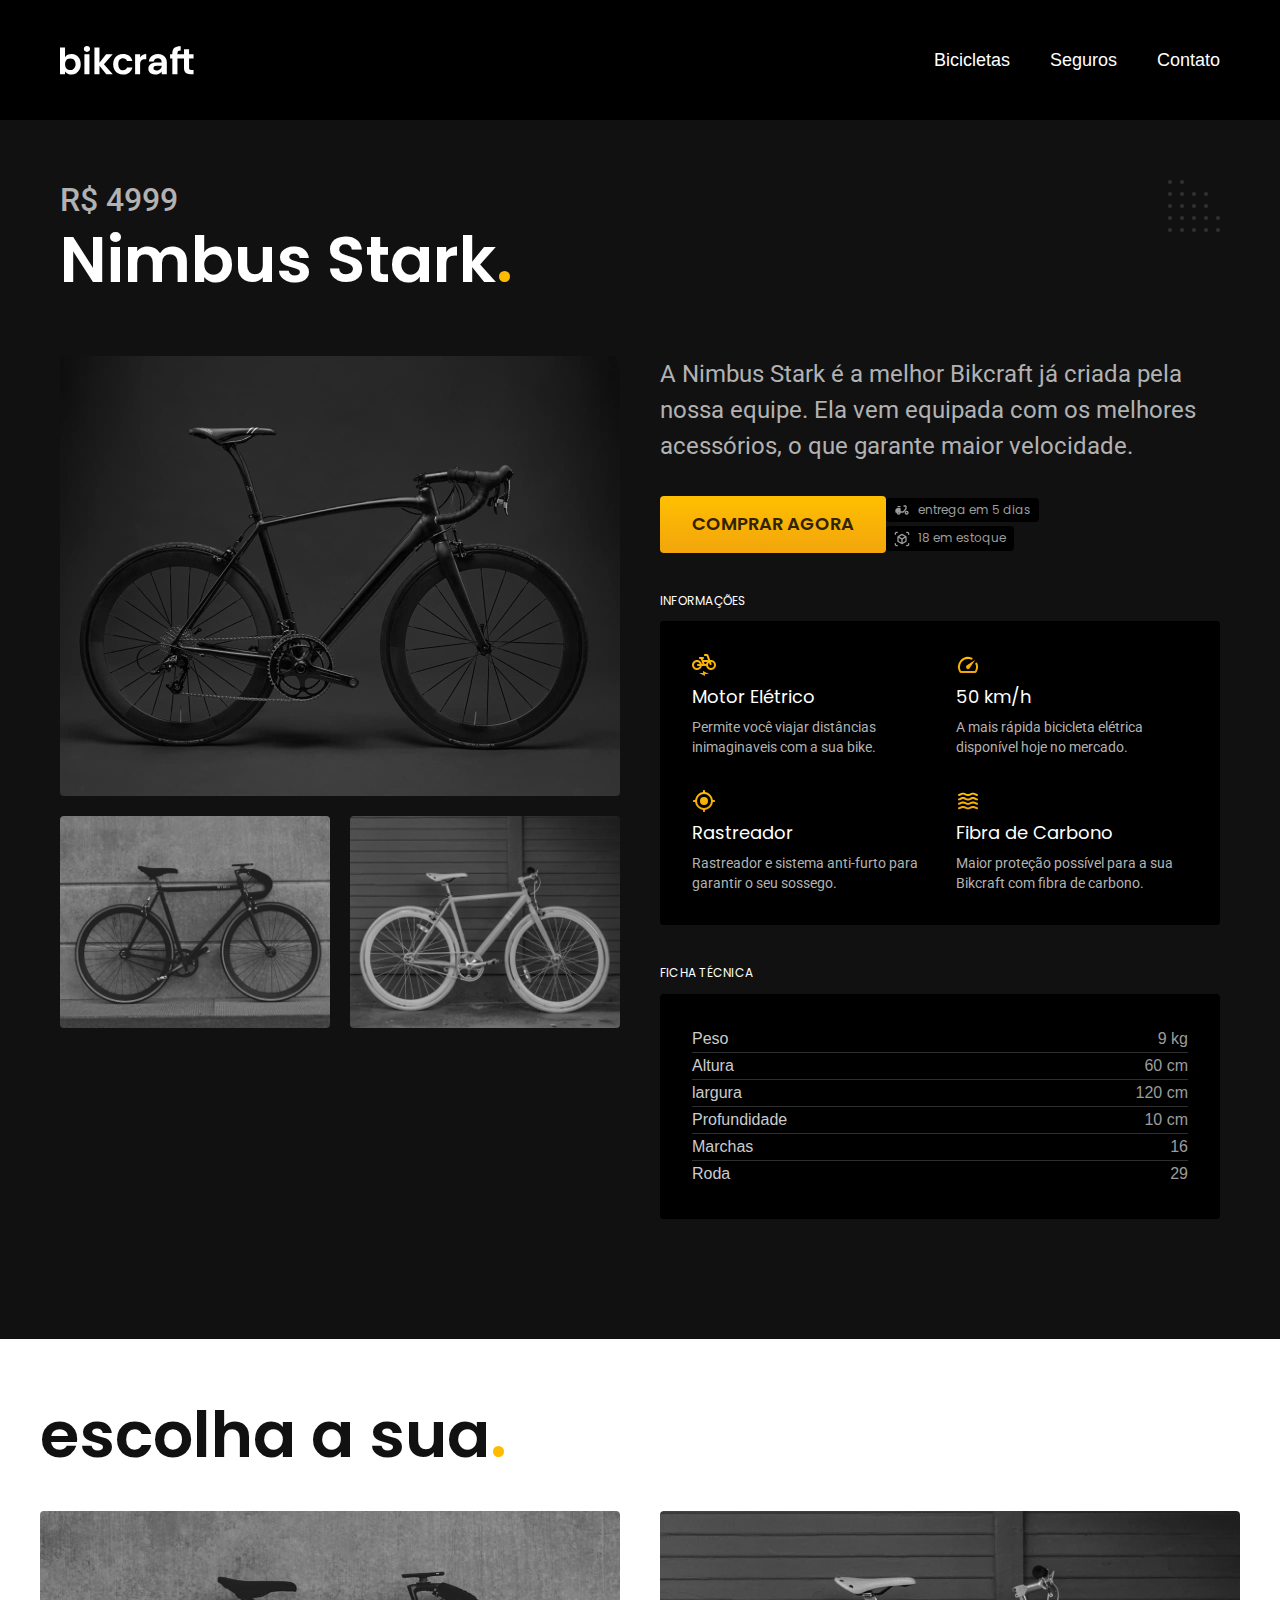
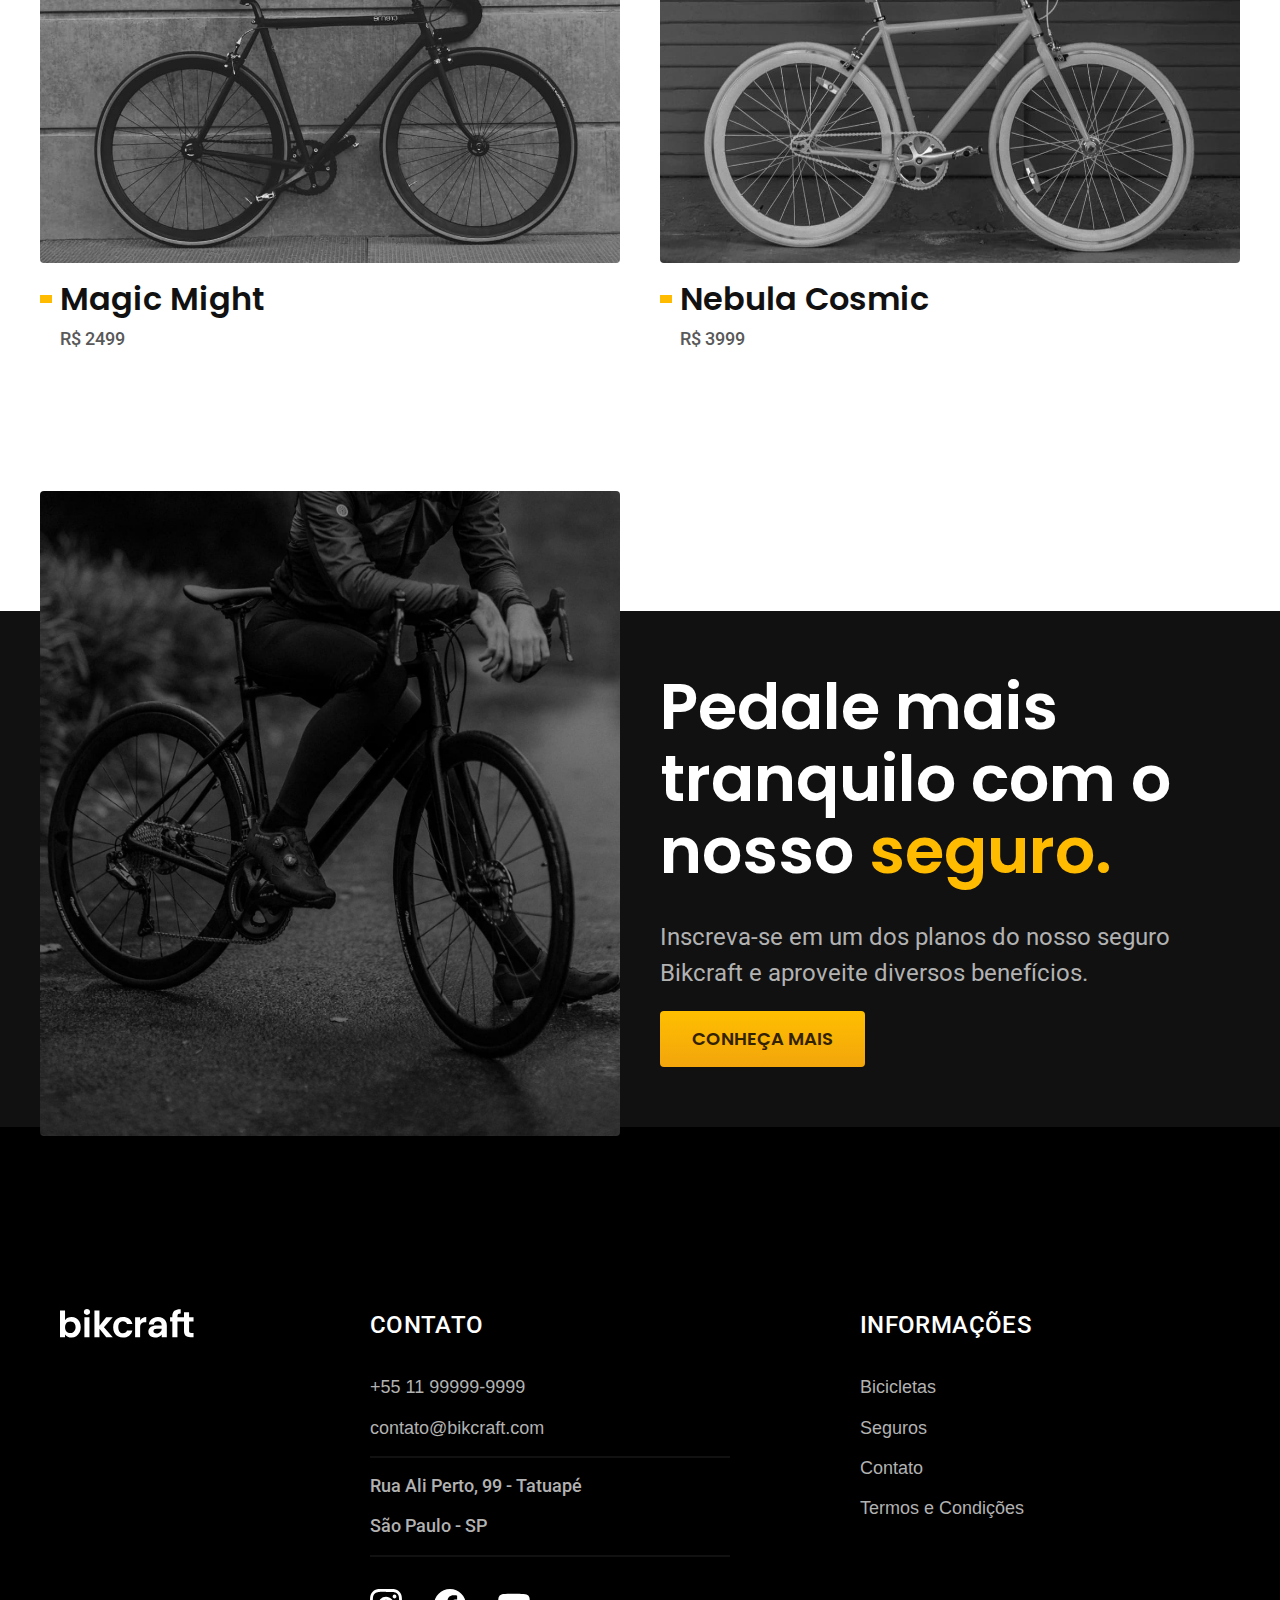
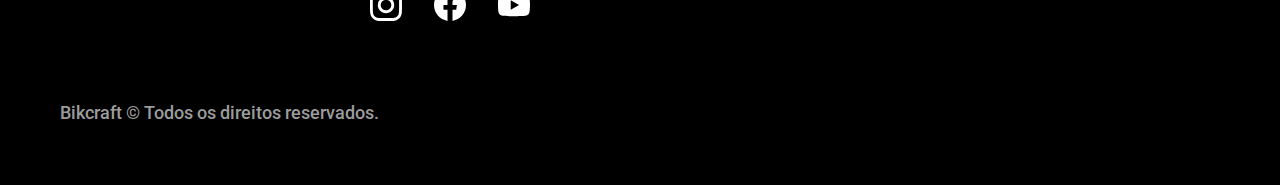
<file: bikes/nimbus.html>
<!DOCTYPE html>
<html lang="pt-br">
<head>
    <meta charset="UTF-8">
    <meta http-equiv="X-UA-Compatible" content="IE=edge">
    <meta name="viewport" content="width=device-width, initial-scale=1.0">
    <meta name="description" content="Nimbus é um dos modelos disponíveis fabricados pela Bikcraft.">
    <title>Nimbus | Bikcraft</title>

    <link rel="icon" href="../favicon.svg" type="image/svg+xml">
    <link rel="preload" href="../assets/css/style.css" as="style">
    <link rel="stylesheet" href="../assets/css/style.css">

    <script>document.documentElement.classList.add('js');</script>
</head>
<body id="bike">
    <header class="header-bg">
        <div class="header container">
            <a href="./"><img src="../assets/img/bikcraft.svg" alt="Logo."></a>
            <nav aria-label="primária">
                <ul class="header--menu font-1-m color-0">
                    <li><a href="../bikes.html">Bicicletas</a></li>
                    <li><a href="../secures.html">Seguros</a></li>
                    <li><a href="../contact.html">Contato</a></li>
                </ul>
            </nav>
        </div>
    </header>

    <main class="title-bg">
        <div>
            <div class="title container">
                <p class="font-2-xl color-5">R$ 4999</p>
                <h1 class="font-1-xxl color-0">Nimbus Stark<span class="color-p1">.</span></h1>
            </div>
        </div>
        <div class="bike container">
            <div class="bike--imgs">
                <img src="../assets/img/bicicleta/nimbus1.jpg" alt="">
                <img src="../assets/img/bicicleta/nimbus2.jpg" alt="">
                <img src="../assets/img/bicicleta/nimbus3.jpg" alt="">
            </div>
            <div class="bike--content">
                <p class="font-2-l color-5">A Nimbus Stark é a melhor Bikcraft já criada pela nossa equipe. Ela vem equipada com os melhores acessórios, o que garante maior velocidade.</p>
                <div class="bike--buy">
                    <a class="btn" href="../budget.html?type=bikcraft&product=nimbus">Comprar agora</a>
                    <span class="font-1-xs color-6"><img src="../assets/img/icones/entrega.svg" alt=""> entrega em 5 dias</span>
                    <span class="font-1-xs color-6"><img src="../assets/img/icones/estoque.svg" alt=""> 18 em estoque</span>
                </div>
            
                <h2 class="font-1-xs color-0">Informações</h2>
                <ul class="bike--infos">
                    <li>
                        <img src="../assets/img/icones/eletrica.svg" alt="">
                        <h3 class="font-1-m color-0">Motor Elétrico</h3>
                        <p class="font-2-xs color-5">Permite você viajar distâncias inimaginaveis com a sua bike.</p>
                    </li>
                    <li>
                        <img src="../assets/img/icones/velocidade.svg" alt="">
                        <h3 class="font-1-m color-0">50 km/h</h3>
                        <p class="font-2-xs color-5">A mais rápida bicicleta elétrica disponível hoje no mercado.</p>
                    </li>
                    <li>
                        <img src="../assets/img/icones/rastreador.svg" alt="">
                        <h3 class="font-1-m color-0">Rastreador</h3>
                        <p class="font-2-xs color-5">Rastreador e sistema anti-furto para garantir o seu sossego.</p>
                    </li>
                    <li>
                        <img src="../assets/img/icones/carbono.svg" alt="">
                        <h3 class="font-1-m color-0">Fibra de Carbono</h3>
                        <p class="font-2-xs color-5">Maior proteção possível para a sua Bikcraft com fibra de carbono.</p>
                    </li>
                </ul>
                <h2 class="font-1-xs color-0">Ficha Técnica</h2>
                <ul class="bike--datasheet font-2s color-4">
                    <li>Peso <span>9 kg</span></li>
                    <li>Altura <span>60 cm</span></li>
                    <li>largura <span>120 cm</span></li>
                    <li>Profundidade <span>10 cm</span></li>
                    <li>Marchas <span>16</span></li>
                    <li>Roda <span>29</span></li>
                </ul>
            </div>
        </div>
    </main>

    <article class="bikes-list container ">
        <h2 class="font-1-xxl">escolha a sua<span class="color-p1">.</span></h2>
        <ul class="bikes-list--items">
            <li>
                <a href="./magic.html">
                    <img src="../assets/img/bicicletas/magic.jpg" alt="Bicicleta Magic">
                    <h3 class="font-1-xl">Magic Might</h3>
                    <span class="font-2-m color-8">R$ 2499</span>
                </a>
            </li>
            <li>
                <a href="./nebula.html">
                    <img src="../assets/img/bicicletas/nebula.jpg" alt="Bicicleta Nebula">
                    <h3 class="font-1-xl">Nebula Cosmic</h3>
                    <span class="font-2-m color-8">R$ 3999</span>
                </a>
            </li>
        </ul>
    </article>

    <article class="secure-bg">
        <div class="secure container">
            <div class="secure-img">
                <img src="../assets/img/fotos/seguros.jpg" alt="Pessoa parada em cima de uma bicicleta">
            </div>
            <div class="secure--content">
                <h2 class="font-1-xxl color-0">Pedale mais tranquilo com o nosso <span class="color-p1">seguro.</span></h2>
                <p class="font-2-l color-5">Inscreva-se em um dos planos do nosso seguro Bikcraft e aproveite diversos benefícios.</p>
                <a href="../secures.html" class="btn">Conheça mais</a>
            </div>
        </div>
    </article>

    <footer class="footer-bg">
        <div class="footer container">
            <img src="../assets/img/bikcraft.svg" alt="">
            <div class="footer--contact">
                <h3 class="font-2-l-b color-0">Contato</h3>
                <ul class="font-2-m color-5">
                    <li><a href="tel:+5511999999999">+55 11 99999-9999</a></li>
                    <li><a href="mailto:contato@bikcraft.com">contato@bikcraft.com</a></li>
                    <li>Rua Ali Perto, 99 - Tatuapé</li>
                    <li>São Paulo - SP</li>
                </ul>
                <div class="footer--midias">
                    <a href="#"><img src="../assets/img/redes/instagram.svg" alt="Instagram"></a>
                    <a href="#"><img src="../assets/img/redes/facebook.svg" alt="Facebook"></a>
                    <a href="#"><img src="../assets/img/redes/youtube.svg" alt="YouTube"></a>
                </div>
            </div>
            <div class="footer-infos">
                <h3 class="font-2-l-b color-0">Informações</h3>
                <nav>
                    <ul class="font-1-m color-5">
                        <li><a href="../bikes.html">Bicicletas</a></li>
                        <li><a href="../secures.html">Seguros</a></li>
                        <li><a href="../contact.html">Contato</a></li>
                        <li><a href="../terms.html">Termos e Condições</a></li>
                        </ul>
                </nav>
            </div>
            <p class="footer--copy font-2-m color-6">Bikcraft © Todos os direitos reservados.</p>
        </div>
    </footer>
    <script src="../assets/js/script.js"></script>
</body>
</html>
</file>
<file: assets/css/style.css>
/*Gerais*/
@import './global/global.css';
@import './util/typograph.css';
@import './util/colors.css';
@import './util/animation.css';

@import './global/header.css';
@import './global/footer.css';

/*Utilitários*/
@import './util/components.css';
@import './util/form.css';

/*Home*/
@import './home/intro.css';
@import './home/tecnology.css';
@import './home/partners.css';
@import './home/testimony.css';

/*Bicicletas*/
@import './bikes/bikes-list.css';
@import './bikes/bikes.css';

/*Bicicleta*/
@import './bike/bike.css';
@import './bike/secure.css';

/*Seguros*/
@import './secures/secures.css';
@import './secures/benefits.css';
@import './secures/asking.css';

/*Contato*/
@import './contact/contact.css';
@import './contact/shops.css';

/*Orçamento*/
@import './budget/budget.css';

/*Termos*/
@import './terms/terms.css';
</file>
